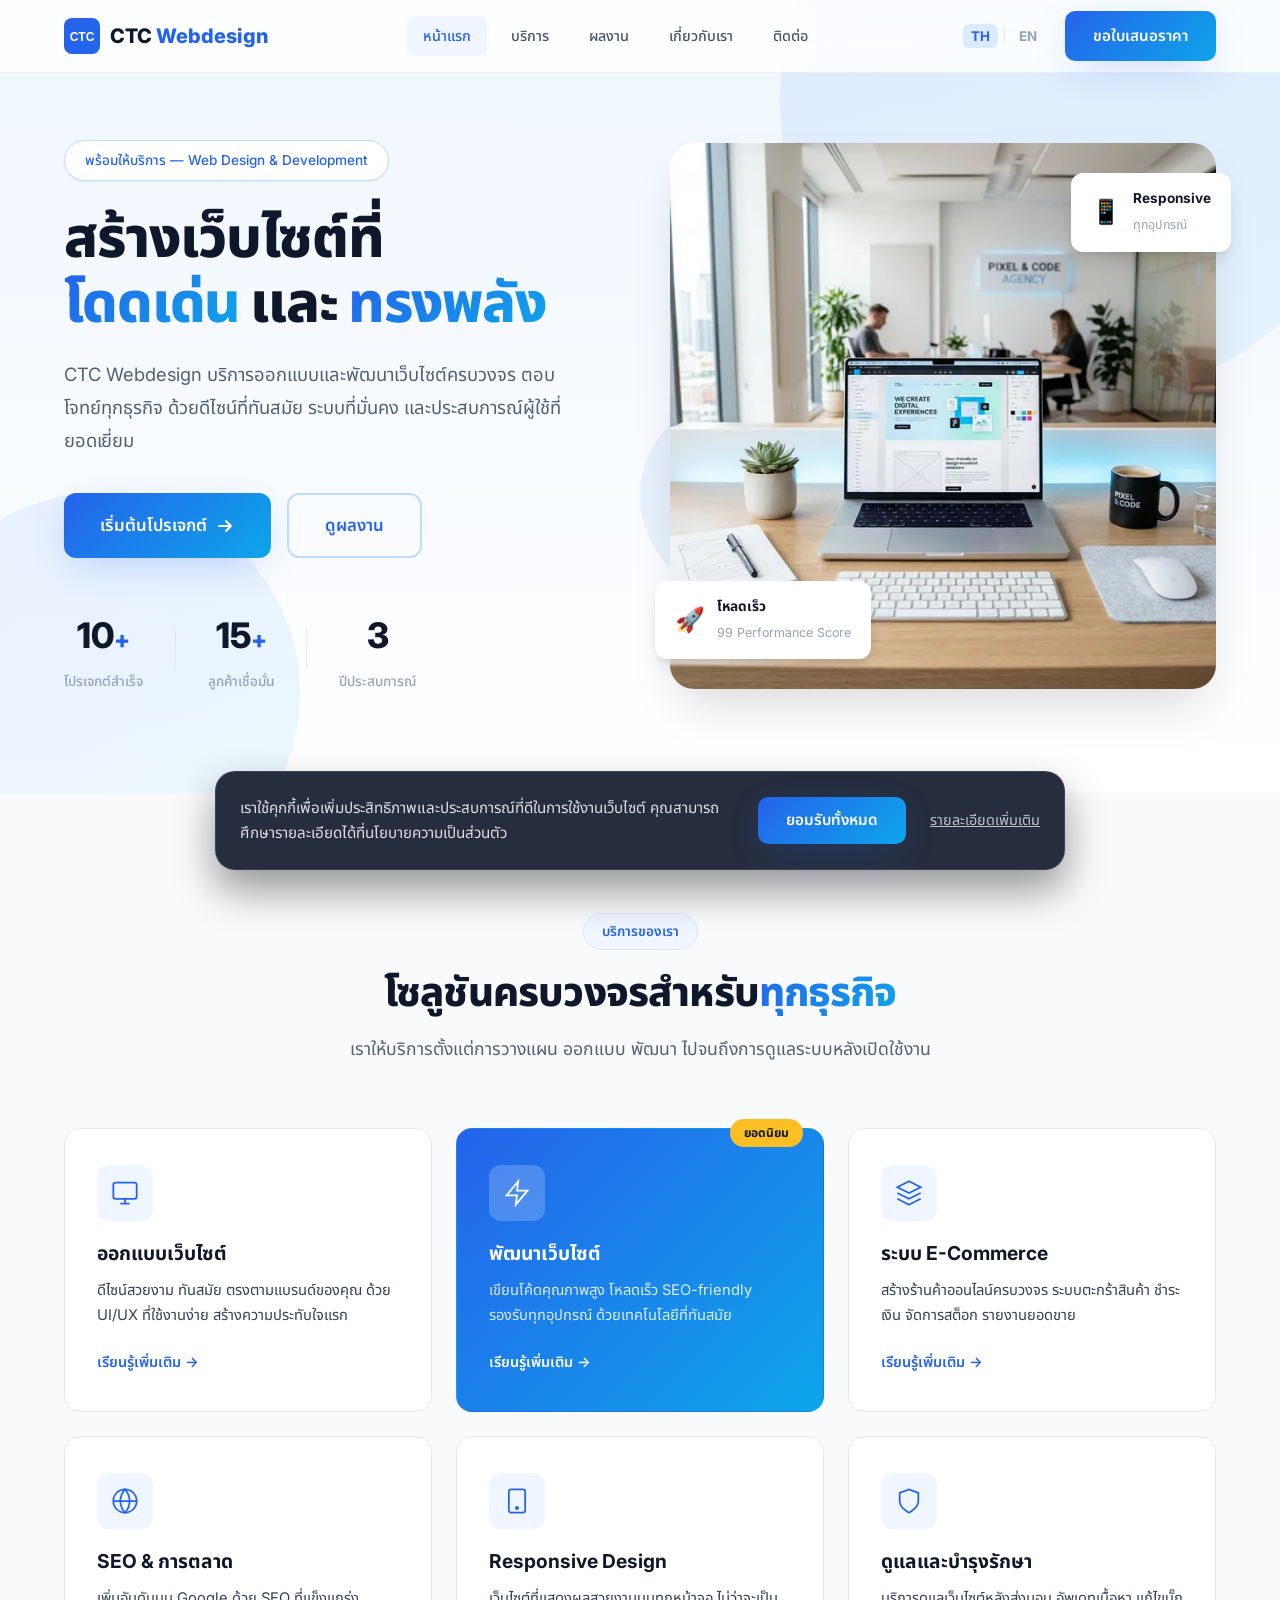
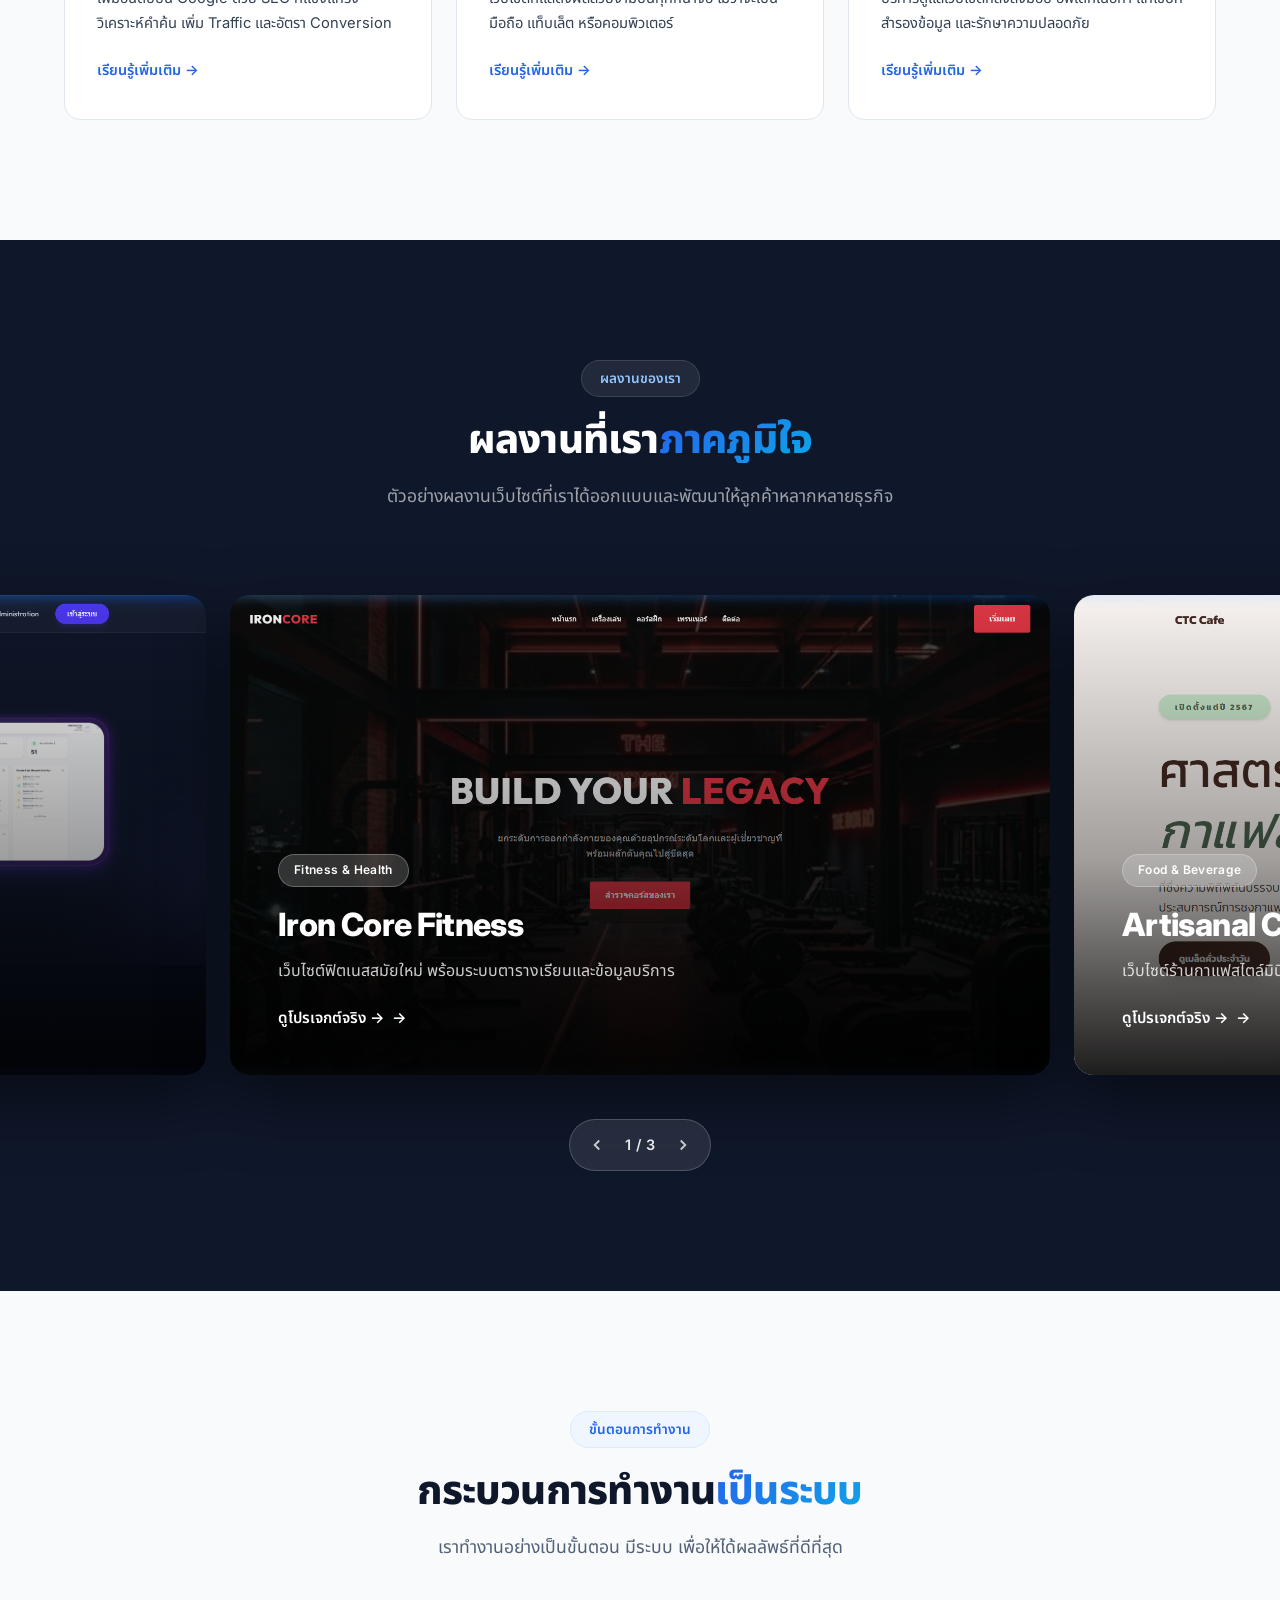
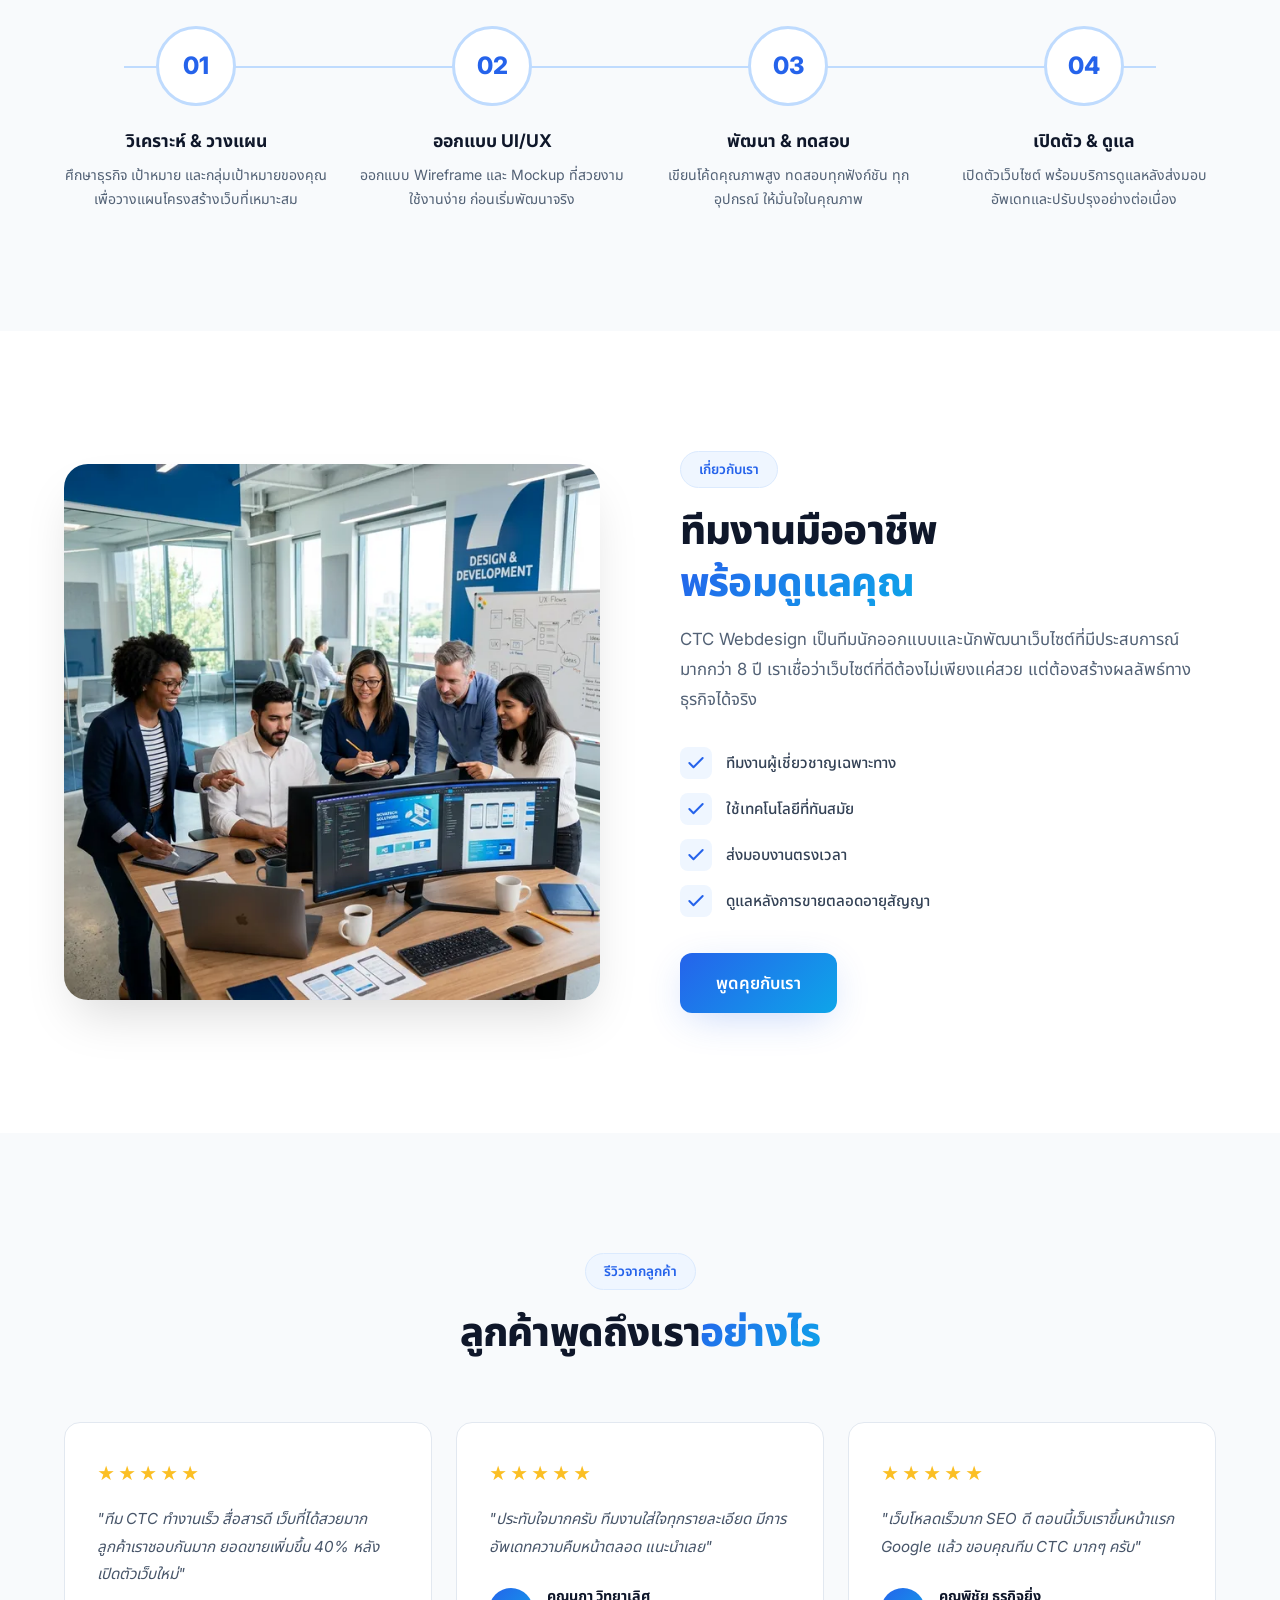
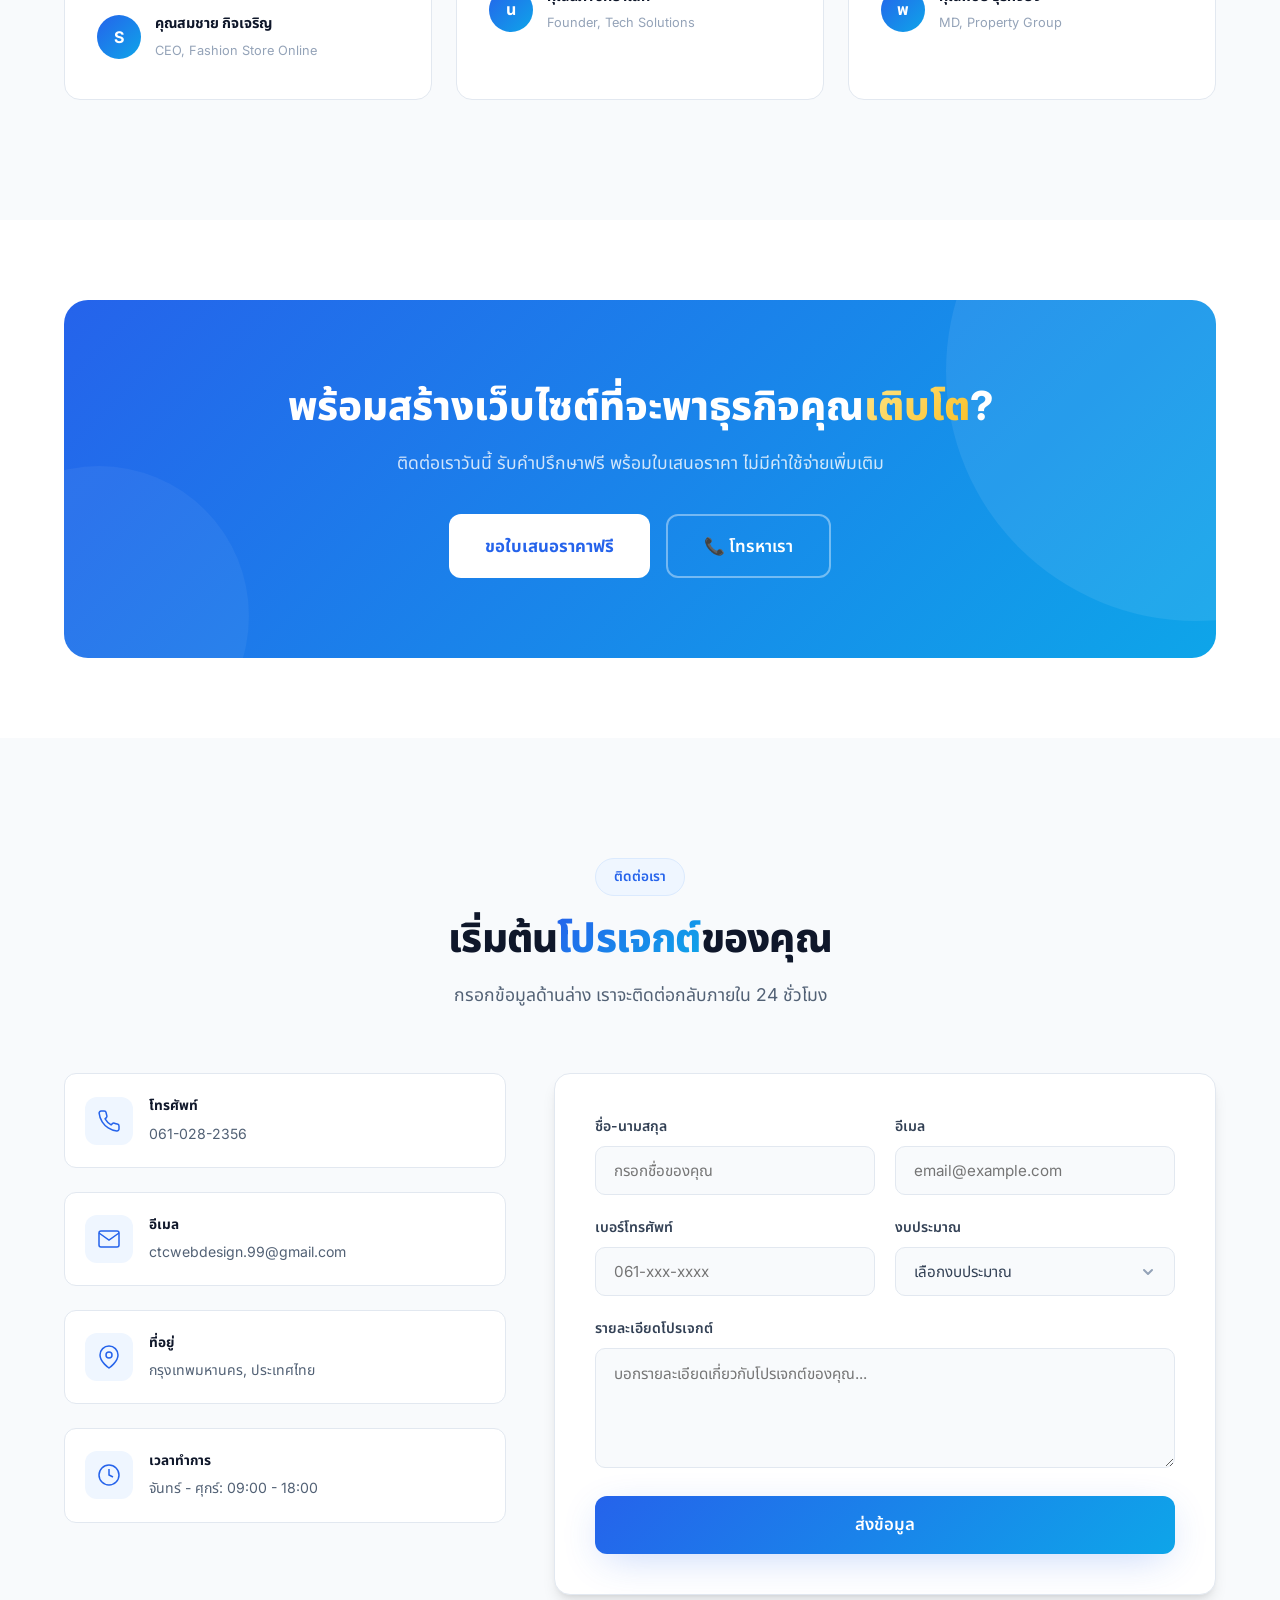
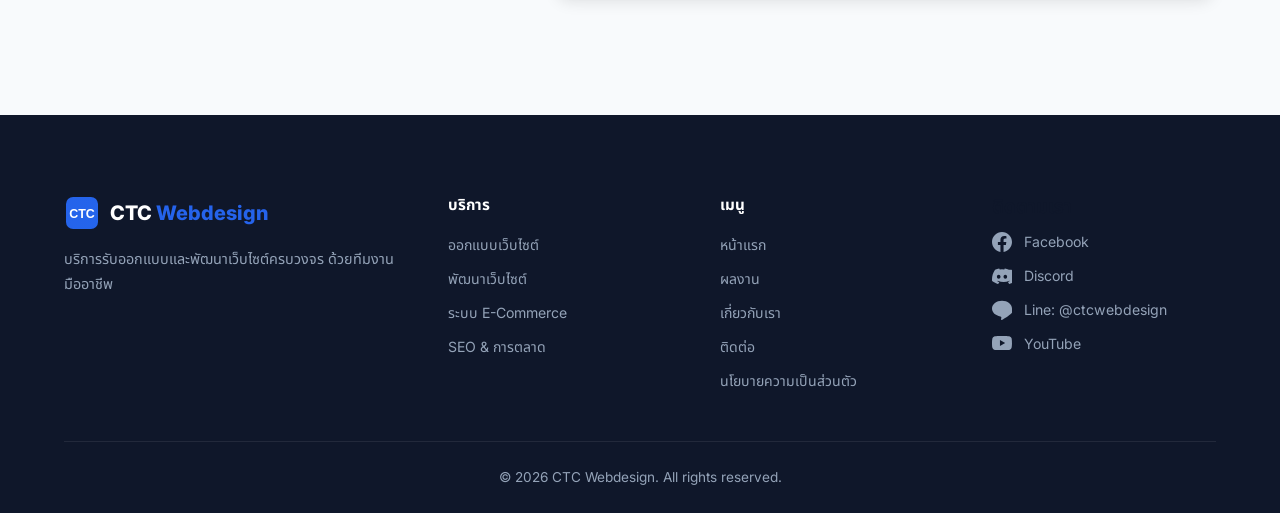
<file: index.html>
<!DOCTYPE html>
<html lang="th">

<head>
    <meta charset="UTF-8">
    <meta name="viewport" content="width=device-width, initial-scale=1.0">
    <title data-i18n="site_title">CTC Webdesign — รับออกแบบและพัฒนาเว็บไซต์มืออาชีพ</title>
    <meta name="description" data-i18n="site_desc"
        content="CTC Webdesign บริการรับออกแบบและพัฒนาเว็บไซต์ครบวงจร ดีไซน์สวย ทันสมัย ราคาเป็นมิตร พร้อมดูแลหลังการขาย">
    
    <!-- Google tag (gtag.js) -->
    <script async src="https://www.googletagmanager.com/gtag/js?id=G-G53K4LW66K"></script>
    <script>
      window.dataLayer = window.dataLayer || [];
      function gtag(){dataLayer.push(arguments);}

      // Default consent configuration for PDPA
      gtag('consent', 'default', {
        'ad_storage': 'denied',
        'ad_user_data': 'denied',
        'ad_personalization': 'denied',
        'analytics_storage': 'denied'
      });

      gtag('js', new Date());

      gtag('config', 'G-G53K4LW66K');
    </script>
    <link rel="preconnect" href="https://fonts.googleapis.com">
    <link rel="preconnect" href="https://fonts.gstatic.com" crossorigin>
    <link
        href="https://fonts.googleapis.com/css2?family=Inter:wght@300;400;500;600;700;800&family=Noto+Sans+Thai:wght@300;400;500;600;700;800&display=swap"
        rel="stylesheet">
    <link rel="stylesheet" href="style.css?v=2">
    <link rel="icon" type="image/png" sizes="48x48" href="favicon-48x48.png">
    <link rel="icon" type="image/png" sizes="32x32" href="favicon-32x32.png">
    <link rel="icon" type="image/png" sizes="192x192" href="favicon-192x192.png">
    <link rel="icon" type="image/svg+xml" href="favicon.svg">
    <link rel="apple-touch-icon" sizes="180x180" href="apple-touch-icon.png">
    <script src="translations.js?v=2"></script>
</head>

<body>
    <!-- Navigation -->
    <nav class="navbar" id="navbar">
        <div class="container nav-container">
            <a href="#home" class="logo">
                <span class="logo-icon">
                    <svg width="36" height="36" viewBox="0 0 36 36" fill="none">
                        <rect width="36" height="36" rx="8" fill="url(#logo-grad)" />
                        <text x="18" y="20" font-family="Arial, sans-serif" font-weight="900" font-size="12"
                            fill="white" text-anchor="middle" dominant-baseline="middle">CTC</text>
                        <defs>
                            <linearGradient id="logo-grad" x1="0" y1="0" x2="36" y2="36">
                                <stop stop-color="#2563EB" />
                                <stop offset="1" stop-color="#0EA5E9" />
                            </linearGradient>
                        </defs>
                    </svg>
                </span>
                <span class="logo-text">CTC <span class="logo-accent">Webdesign</span></span>
            </a>
            <div class="nav-links" id="navLinks">
                <a href="#home" class="nav-link active" data-i18n="nav_home">หน้าแรก</a>
                <a href="#services" class="nav-link" data-i18n="nav_services">บริการ</a>
                <a href="#portfolio" class="nav-link" data-i18n="nav_portfolio">ผลงาน</a>
                <a href="#about" class="nav-link" data-i18n="nav_about">เกี่ยวกับเรา</a>
                <a href="#contact" class="nav-link" data-i18n="nav_contact">ติดต่อ</a>
            </div>

            <div class="nav-actions">
                <div class="lang-switcher">
                    <button class="lang-btn active" data-lang="th">TH</button>
                    <span class="lang-separator">|</span>
                    <button class="lang-btn" data-lang="en">EN</button>
                </div>
                <a href="#contact" class="btn btn-primary nav-cta" data-i18n="nav_cta">ขอใบเสนอราคา</a>
            </div>
            <button class="menu-toggle" id="menuToggle" aria-label="Toggle menu">
                <span></span><span></span><span></span>
            </button>
        </div>
    </nav>

    <!-- Hero Section -->
    <section class="hero" id="home">
        <div class="hero-bg-shapes">
            <div class="shape shape-1"></div>
            <div class="shape shape-2"></div>
            <div class="shape shape-3"></div>
        </div>
        <div class="container hero-container">
            <div class="hero-content">
                <div class="hero-badge" data-i18n="hero_badge">
                    <span class="badge-dot"></span>
                    พร้อมให้บริการ — Web Design & Development
                </div>
                <h1 class="hero-title">
                    <span data-i18n="hero_title_1">สร้างเว็บไซต์ที่</span><br>
                    <span class="gradient-text" data-i18n="hero_title_2">โดดเด่น</span> <span data-i18n="hero_title_3">
                        และ </span> <span class="gradient-text" data-i18n="hero_title_4">ทรงพลัง</span>
                </h1>
                <p class="hero-subtitle" data-i18n="hero_subtitle">
                    CTC Webdesign บริการออกแบบและพัฒนาเว็บไซต์ครบวงจร ตอบโจทย์ทุกธุรกิจ ด้วยดีไซน์ที่ทันสมัย
                    ระบบที่มั่นคง และประสบการณ์ผู้ใช้ที่ยอดเยี่ยม
                </p>
                <div class="hero-actions">
                    <a href="#contact" class="btn btn-primary btn-lg">
                        <span data-i18n="hero_start">เริ่มต้นโปรเจกต์</span>
                        <svg width="20" height="20" viewBox="0 0 20 20" fill="none">
                            <path d="M4 10H16M16 10L11 5M16 10L11 15" stroke="currentColor" stroke-width="2"
                                stroke-linecap="round" stroke-linejoin="round" />
                        </svg>
                    </a>
                    <a href="#portfolio" class="btn btn-outline btn-lg" data-i18n="hero_view_work">ดูผลงาน</a>
                </div>
                <div class="hero-stats">
                    <div class="stat">
                        <span class="stat-number" data-count="10">0</span><span class="stat-plus">+</span>
                        <span class="stat-label" data-i18n="stat_projects">โปรเจกต์สำเร็จ</span>
                    </div>
                    <div class="stat-divider"></div>
                    <div class="stat">
                        <span class="stat-number" data-count="15">0</span><span class="stat-plus">+</span>
                        <span class="stat-label" data-i18n="stat_clients">ลูกค้าเชื่อมั่น</span>
                    </div>
                    <div class="stat-divider"></div>
                    <div class="stat">
                        <span class="stat-number" data-count="3">0</span>
                        <span class="stat-label" data-i18n="stat_years">ปีประสบการณ์</span>
                    </div>
                </div>
            </div>
            <div class="hero-image">
                <div class="hero-image-wrapper">
                    <img src="images/hero.webp" alt="CTC Webdesign workspace" loading="eager">
                </div>
                <div class="hero-float-card card-1">
                    <div class="float-icon">🚀</div>
                    <div>
                        <span class="float-title" data-i18n="float_fast_title">โหลดเร็ว</span>
                        <span class="float-desc" data-i18n="float_fast_desc">99 Performance Score</span>
                    </div>
                </div>
                <div class="hero-float-card card-2">
                    <div class="float-icon">📱</div>
                    <div>
                        <span class="float-title" data-i18n="float_resp_title">Responsive</span>
                        <span class="float-desc" data-i18n="float_resp_desc">ทุกอุปกรณ์</span>
                    </div>
                </div>
            </div>
        </div>
    </section>

    <!-- Services Section -->
    <section class="services" id="services">
        <div class="container">
            <div class="section-header">
                <span class="section-tag" data-i18n="services_tag">บริการของเรา</span>
                <h2 class="section-title"><span data-i18n="services_title_1">โซลูชันครบวงจร<br>สำหรับ</span><span
                        class="gradient-text" data-i18n="services_title_2">ทุกธุรกิจ</span></h2>
                <p class="section-desc" data-i18n="services_desc">เราให้บริการตั้งแต่การวางแผน ออกแบบ พัฒนา
                    ไปจนถึงการดูแลระบบหลังเปิดใช้งาน</p>
            </div>
            <div class="services-grid">
                <div class="service-card">
                    <div class="service-icon">
                        <svg width="28" height="28" viewBox="0 0 24 24" fill="none" stroke="currentColor"
                            stroke-width="1.5">
                            <rect x="2" y="3" width="20" height="14" rx="2" />
                            <path d="M8 21h8M12 17v4" />
                        </svg>
                    </div>
                    <h3 data-i18n="service_design_title">ออกแบบเว็บไซต์</h3>
                    <p data-i18n="service_design_desc">ดีไซน์สวยงาม ทันสมัย ตรงตามแบรนด์ของคุณ ด้วย UI/UX ที่ใช้งานง่าย
                        สร้างความประทับใจแรก</p>
                    <a href="#contact" class="service-link" data-i18n="service_link">เรียนรู้เพิ่มเติม →</a>
                </div>
                <div class="service-card featured">
                    <div class="service-badge" data-i18n="service_popular">ยอดนิยม</div>
                    <div class="service-icon">
                        <svg width="28" height="28" viewBox="0 0 24 24" fill="none" stroke="currentColor"
                            stroke-width="1.5">
                            <path d="M13 2L3 14h9l-1 8 10-12h-9l1-8z" />
                        </svg>
                    </div>
                    <h3 data-i18n="service_dev_title">พัฒนาเว็บไซต์</h3>
                    <p data-i18n="service_dev_desc">เขียนโค้ดคุณภาพสูง โหลดเร็ว SEO-friendly รองรับทุกอุปกรณ์
                        ด้วยเทคโนโลยีที่ทันสมัย</p>
                    <a href="#contact" class="service-link" data-i18n="service_link">เรียนรู้เพิ่มเติม →</a>
                </div>
                <div class="service-card">
                    <div class="service-icon">
                        <svg width="28" height="28" viewBox="0 0 24 24" fill="none" stroke="currentColor"
                            stroke-width="1.5">
                            <path d="M12 2L2 7l10 5 10-5-10-5zM2 17l10 5 10-5M2 12l10 5 10-5" />
                        </svg>
                    </div>
                    <h3 data-i18n="service_ecommerce_title">ระบบ E-Commerce</h3>
                    <p data-i18n="service_ecommerce_desc">สร้างร้านค้าออนไลน์ครบวงจร ระบบตะกร้าสินค้า ชำระเงิน
                        จัดการสต็อก รายงานยอดขาย</p>
                    <a href="#contact" class="service-link" data-i18n="service_link">เรียนรู้เพิ่มเติม →</a>
                </div>
                <div class="service-card">
                    <div class="service-icon">
                        <svg width="28" height="28" viewBox="0 0 24 24" fill="none" stroke="currentColor"
                            stroke-width="1.5">
                            <circle cx="12" cy="12" r="10" />
                            <path
                                d="M2 12h20M12 2a15.3 15.3 0 014 10 15.3 15.3 0 01-4 10 15.3 15.3 0 01-4-10 15.3 15.3 0 014-10z" />
                        </svg>
                    </div>
                    <h3 data-i18n="service_seo_title">SEO & การตลาด</h3>
                    <p data-i18n="service_seo_desc">เพิ่มอันดับบน Google ด้วย SEO ที่แข็งแกร่ง วิเคราะห์คำค้น เพิ่ม
                        Traffic และอัตรา Conversion</p>
                    <a href="#contact" class="service-link" data-i18n="service_link">เรียนรู้เพิ่มเติม →</a>
                </div>
                <div class="service-card">
                    <div class="service-icon">
                        <svg width="28" height="28" viewBox="0 0 24 24" fill="none" stroke="currentColor"
                            stroke-width="1.5">
                            <rect x="5" y="2" width="14" height="20" rx="2" />
                            <circle cx="12" cy="18" r="1" />
                        </svg>
                    </div>
                    <h3 data-i18n="service_resp_title">Responsive Design</h3>
                    <p data-i18n="service_resp_desc">เว็บไซต์ที่แสดงผลสวยงามบนทุกหน้าจอ ไม่ว่าจะเป็นมือถือ แท็บเล็ต
                        หรือคอมพิวเตอร์</p>
                    <a href="#contact" class="service-link" data-i18n="service_link">เรียนรู้เพิ่มเติม →</a>
                </div>
                <div class="service-card">
                    <div class="service-icon">
                        <svg width="28" height="28" viewBox="0 0 24 24" fill="none" stroke="currentColor"
                            stroke-width="1.5">
                            <path d="M12 22s8-4 8-10V5l-8-3-8 3v7c0 6 8 10 8 10z" />
                        </svg>
                    </div>
                    <h3 data-i18n="service_maint_title">ดูแลและบำรุงรักษา</h3>
                    <p data-i18n="service_maint_desc">บริการดูแลเว็บไซต์หลังส่งมอบ อัพเดทเนื้อหา แก้ไขบั๊ก สำรองข้อมูล
                        และรักษาความปลอดภัย</p>
                    <a href="#contact" class="service-link" data-i18n="service_link">เรียนรู้เพิ่มเติม →</a>
                </div>
            </div>
        </div>
    </section>

    <!-- Portfolio Section -->
    <section class="portfolio" id="portfolio">
        <div class="container">
            <div class="section-header">
                <span class="section-tag" data-i18n="portfolio_tag">ผลงานของเรา</span>
                <h2 class="section-title"><span data-i18n="portfolio_title_1">ผลงานที่เรา</span><span
                        class="gradient-text" data-i18n="portfolio_title_2">ภาคภูมิใจ</span></h2>
                <p class="section-desc" data-i18n="portfolio_desc">
                    ตัวอย่างผลงานเว็บไซต์ที่เราได้ออกแบบและพัฒนาให้ลูกค้าหลากหลายธุรกิจ</p>
            </div>
            <div class="portfolio-slider-container">
                <div class="portfolio-slider">
                    <div class="portfolio-track" id="portfolioTrack">
                        <!-- Dynamically generated items from script.js -->
                    </div>
                </div>
                
                <!-- Slider Controls -->
                <button class="slider-btn prev-btn" aria-label="Previous project">
                    <svg width="24" height="24" viewBox="0 0 24 24" fill="none" stroke="currentColor" stroke-width="2">
                        <path d="M15 18l-6-6 6-6" />
                    </svg>
                </button>
                <button class="slider-btn next-btn" aria-label="Next project">
                    <svg width="24" height="24" viewBox="0 0 24 24" fill="none" stroke="currentColor" stroke-width="2">
                        <path d="M9 18l6-6-6-6" />
                    </svg>
                </button>
                
                <div class="portfolio-nav" id="portfolioNav">
                    <!-- Dynamically generated counter pill -->
                </div>
            </div>
        </div>
    </section>

    <!-- Process Section -->
    <section class="process" id="process">
        <div class="container">
            <div class="section-header">
                <span class="section-tag" data-i18n="process_tag">ขั้นตอนการทำงาน</span>
                <h2 class="section-title"><span data-i18n="process_title_1">กระบวนการทำงาน</span><span
                        class="gradient-text" data-i18n="process_title_2">เป็นระบบ</span></h2>
                <p class="section-desc" data-i18n="process_desc">เราทำงานอย่างเป็นขั้นตอน มีระบบ
                    เพื่อให้ได้ผลลัพธ์ที่ดีที่สุด</p>
            </div>
            <div class="process-timeline">
                <div class="process-step">
                    <div class="step-number">01</div>
                    <div class="step-content">
                        <h3 data-i18n="process_step1_title">วิเคราะห์ & วางแผน</h3>
                        <p data-i18n="process_step1_desc">ศึกษาธุรกิจ เป้าหมาย และกลุ่มเป้าหมายของคุณ
                            เพื่อวางแผนโครงสร้างเว็บที่เหมาะสม</p>
                    </div>
                </div>
                <div class="process-step">
                    <div class="step-number">02</div>
                    <div class="step-content">
                        <h3 data-i18n="process_step2_title">ออกแบบ UI/UX</h3>
                        <p data-i18n="process_step2_desc">ออกแบบ Wireframe และ Mockup ที่สวยงาม ใช้งานง่าย
                            ก่อนเริ่มพัฒนาจริง</p>
                    </div>
                </div>
                <div class="process-step">
                    <div class="step-number">03</div>
                    <div class="step-content">
                        <h3 data-i18n="process_step3_title">พัฒนา & ทดสอบ</h3>
                        <p data-i18n="process_step3_desc">เขียนโค้ดคุณภาพสูง ทดสอบทุกฟังก์ชัน ทุกอุปกรณ์
                            ให้มั่นใจในคุณภาพ</p>
                    </div>
                </div>
                <div class="process-step">
                    <div class="step-number">04</div>
                    <div class="step-content">
                        <h3 data-i18n="process_step4_title">เปิดตัว & ดูแล</h3>
                        <p data-i18n="process_step4_desc">เปิดตัวเว็บไซต์ พร้อมบริการดูแลหลังส่งมอบ
                            อัพเดทและปรับปรุงอย่างต่อเนื่อง</p>
                    </div>
                </div>
            </div>
        </div>
    </section>

    <!-- About Section -->
    <section class="about" id="about">
        <div class="container about-container">
            <div class="about-image">
                <img src="images/team.webp" alt="CTC Webdesign Team" loading="lazy">
            </div>
            <div class="about-content">
                <span class="section-tag" data-i18n="about_tag">เกี่ยวกับเรา</span>
                <h2 class="section-title left-align"><span data-i18n="about_title_1">ทีมงานมืออาชีพ</span><br><span
                        class="gradient-text" data-i18n="about_title_2">พร้อมดูแลคุณ</span></h2>
                <p class="about-desc" data-i18n="about_desc">
                    CTC Webdesign เป็นทีมนักออกแบบและนักพัฒนาเว็บไซต์ที่มีประสบการณ์มากกว่า 8 ปี
                    เราเชื่อว่าเว็บไซต์ที่ดีต้องไม่เพียงแค่สวย แต่ต้องสร้างผลลัพธ์ทางธุรกิจได้จริง
                </p>
                <div class="about-features">
                    <div class="about-feature">
                        <div class="feature-check">
                            <svg width="20" height="20" viewBox="0 0 20 20" fill="none">
                                <path d="M16.67 5L7.5 14.17 3.33 10" stroke="currentColor" stroke-width="2"
                                    stroke-linecap="round" stroke-linejoin="round" />
                            </svg>
                        </div>
                        <span data-i18n="about_f1">ทีมงานผู้เชี่ยวชาญเฉพาะทาง</span>
                    </div>
                    <div class="about-feature">
                        <div class="feature-check">
                            <svg width="20" height="20" viewBox="0 0 20 20" fill="none">
                                <path d="M16.67 5L7.5 14.17 3.33 10" stroke="currentColor" stroke-width="2"
                                    stroke-linecap="round" stroke-linejoin="round" />
                            </svg>
                        </div>
                        <span data-i18n="about_f2">ใช้เทคโนโลยีที่ทันสมัย</span>
                    </div>
                    <div class="about-feature">
                        <div class="feature-check">
                            <svg width="20" height="20" viewBox="0 0 20 20" fill="none">
                                <path d="M16.67 5L7.5 14.17 3.33 10" stroke="currentColor" stroke-width="2"
                                    stroke-linecap="round" stroke-linejoin="round" />
                            </svg>
                        </div>
                        <span data-i18n="about_f3">ส่งมอบงานตรงเวลา</span>
                    </div>
                    <div class="about-feature">
                        <div class="feature-check">
                            <svg width="20" height="20" viewBox="0 0 20 20" fill="none">
                                <path d="M16.67 5L7.5 14.17 3.33 10" stroke="currentColor" stroke-width="2"
                                    stroke-linecap="round" stroke-linejoin="round" />
                            </svg>
                        </div>
                        <span data-i18n="about_f4">ดูแลหลังการขายตลอดอายุสัญญา</span>
                    </div>
                </div>
                <a href="#contact" class="btn btn-primary btn-lg" data-i18n="contact_btn">พูดคุยกับเรา</a>
            </div>
        </div>
    </section>

    <!-- Testimonials -->
    <section class="testimonials">
        <div class="container">
            <div class="section-header">
                <span class="section-tag" data-i18n="testimonials_tag">รีวิวจากลูกค้า</span>
                <h2 class="section-title"><span data-i18n="testimonials_title_1">ลูกค้าพูดถึงเรา</span><span
                        class="gradient-text" data-i18n="testimonials_title_2">อย่างไร</span></h2>
            </div>
            <div class="testimonials-grid">
                <div class="testimonial-card">
                    <div class="testimonial-stars">★★★★★</div>
                    <p data-i18n="testimonial_1_text">"ทีม CTC ทำงานเร็ว สื่อสารดี เว็บที่ได้สวยมาก ลูกค้าเราชอบกันมาก ยอดขายเพิ่มขึ้น 40%
                        หลังเปิดตัวเว็บใหม่"</p>
                    <div class="testimonial-author">
                        <div class="author-avatar" data-i18n-no-content>S</div>
                        <div>
                            <strong data-i18n="testimonial_1_author">คุณสมชาย กิจเจริญ</strong>
                            <span>CEO, Fashion Store Online</span>
                        </div>
                    </div>
                </div>
                <div class="testimonial-card">
                    <div class="testimonial-stars">★★★★★</div>
                    <p>"ประทับใจมากครับ ทีมงานใส่ใจทุกรายละเอียด มีการอัพเดทความคืบหน้าตลอด แนะนำเลย"</p>
                    <div class="testimonial-author">
                        <div class="author-avatar">น</div>
                        <div>
                            <strong>คุณนภา วิทยาเลิศ</strong>
                            <span>Founder, Tech Solutions</span>
                        </div>
                    </div>
                </div>
                <div class="testimonial-card">
                    <div class="testimonial-stars">★★★★★</div>
                    <p>"เว็บโหลดเร็วมาก SEO ดี ตอนนี้เว็บเราขึ้นหน้าแรก Google แล้ว ขอบคุณทีม CTC มากๆ ครับ"</p>
                    <div class="testimonial-author">
                        <div class="author-avatar">พ</div>
                        <div>
                            <strong>คุณพิชัย ธุรกิจยิ่ง</strong>
                            <span>MD, Property Group</span>
                        </div>
                    </div>
                </div>
            </div>
        </div>
    </section>

    <!-- CTA Section -->
    <section class="cta">
        <div class="container">
            <div class="cta-card">
                <h2><span data-i18n="cta_title_1">พร้อมสร้างเว็บไซต์ที่จะพาธุรกิจคุณ</span><span class="gradient-text"
                        data-i18n="cta_title_2">เติบโต</span>?</h2>
                <p data-i18n="cta_subtitle">ติดต่อเราวันนี้ รับคำปรึกษาฟรี พร้อมใบเสนอราคา ไม่มีค่าใช้จ่ายเพิ่มเติม</p>
                <div class="cta-actions">
                    <a href="tel:0610282356" class="btn btn-white btn-lg" data-i18n="cta_btn_quote">ขอใบเสนอราคาฟรี</a>
                    <a href="tel:0610282356" class="btn btn-outline-white btn-lg" data-i18n="cta_btn_call">📞
                        โทรหาเรา</a>
                </div>
            </div>
        </div>
    </section>

    <!-- Contact Section -->
    <section class="contact" id="contact">
        <div class="container">
            <div class="section-header">
                <span class="section-tag" data-i18n="contact_tag">ติดต่อเรา</span>
                <h2 class="section-title"><span data-i18n="contact_title_1">เริ่มต้น</span><span class="gradient-text"
                        data-i18n="contact_title_2">โปรเจกต์</span><span data-i18n="contact_title_3">ของคุณ</span></h2>
                <p class="section-desc" data-i18n="contact_desc">กรอกข้อมูลด้านล่าง เราจะติดต่อกลับภายใน 24 ชั่วโมง</p>
            </div>
            <div class="contact-wrapper">
                <div class="contact-info">
                    <div class="contact-item">
                        <div class="contact-icon">
                            <svg width="24" height="24" viewBox="0 0 24 24" fill="none" stroke="currentColor"
                                stroke-width="1.5">
                                <path
                                    d="M22 16.92v3a2 2 0 01-2.18 2 19.79 19.79 0 01-8.63-3.07 19.5 19.5 0 01-6-6 19.79 19.79 0 01-3.07-8.67A2 2 0 014.11 2h3a2 2 0 012 1.72c.127.96.361 1.903.7 2.81a2 2 0 01-.45 2.11L8.09 9.91a16 16 0 006 6l1.27-1.27a2 2 0 012.11-.45c.907.339 1.85.573 2.81.7A2 2 0 0122 16.92z" />
                            </svg>
                        </div>
                        <div>
                            <strong data-i18n="contact_info_phone">โทรศัพท์</strong>
                            <span>061-028-2356</span>
                        </div>
                    </div>
                    <div class="contact-item">
                        <div class="contact-icon">
                            <svg width="24" height="24" viewBox="0 0 24 24" fill="none" stroke="currentColor"
                                stroke-width="1.5">
                                <path d="M4 4h16c1.1 0 2 .9 2 2v12c0 1.1-.9 2-2 2H4c-1.1 0-2-.9-2-2V6c0-1.1.9-2 2-2z" />
                                <polyline points="22,6 12,13 2,6" />
                            </svg>
                        </div>
                        <div>
                            <strong data-i18n="contact_info_email">อีเมล</strong>
                            <span>ctcwebdesign.99@gmail.com</span>
                        </div>
                    </div>
                    <div class="contact-item">
                        <div class="contact-icon">
                            <svg width="24" height="24" viewBox="0 0 24 24" fill="none" stroke="currentColor"
                                stroke-width="1.5">
                                <path d="M21 10c0 7-9 13-9 13s-9-6-9-13a9 9 0 0118 0z" />
                                <circle cx="12" cy="10" r="3" />
                            </svg>
                        </div>
                        <div>
                            <strong data-i18n="contact_info_address">ที่อยู่</strong>
                            <span data-i18n="contact_info_address_text">กรุงเทพมหานคร, ประเทศไทย</span>
                        </div>
                    </div>
                    <div class="contact-item">
                        <div class="contact-icon">
                            <svg width="24" height="24" viewBox="0 0 24 24" fill="none" stroke="currentColor"
                                stroke-width="1.5">
                                <circle cx="12" cy="12" r="10" />
                                <polyline points="12,6 12,12 16,14" />
                            </svg>
                        </div>
                        <div>
                            <strong data-i18n="contact_info_hours">เวลาทำการ</strong>
                            <span data-i18n="contact_info_hours_text">จันทร์ - ศุกร์: 09:00 - 18:00</span>
                        </div>
                    </div>
                </div>
                <form class="contact-form" id="contactForm"
                    action="https://formsubmit.co/ajax/ctcwebdesign.99@gmail.com" method="POST">
                    <input type="hidden" name="_subject" value="📩 มีลูกค้าใหม่จาก CTC Webdesign!">
                    <input type="hidden" name="_template" value="table">
                    <input type="hidden" name="_captcha" value="false">
                    <div class="form-row">
                        <div class="form-group">
                            <label for="name" data-i18n="form_name">ชื่อ-นามสกุล</label>
                            <input type="text" id="name" name="name" placeholder="กรอกชื่อของคุณ"
                                data-i18n="form_name_placeholder" required>
                        </div>
                        <div class="form-group">
                            <label for="email" data-i18n="form_email">อีเมล</label>
                            <input type="email" id="email" name="email" placeholder="email@example.com"
                                data-i18n="form_email_placeholder" required>
                        </div>
                    </div>
                    <div class="form-row">
                        <div class="form-group">
                            <label for="phone" data-i18n="form_phone">เบอร์โทรศัพท์</label>
                            <input type="tel" id="phone" name="phone" placeholder="061-xxx-xxxx"
                                data-i18n="form_phone_placeholder">
                        </div>
                        <div class="form-group">
                            <label for="budget" data-i18n="form_budget">งบประมาณ</label>
                            <select id="budget" name="budget">
                                <option value="" data-i18n="form_budget_opt">เลือกงบประมาณ</option>
                                <option value="10000-30000" data-i18n="form_budget_1">10,000 - 30,000 บาท</option>
                                <option value="30000-50000" data-i18n="form_budget_2">30,000 - 50,000 บาท</option>
                                <option value="50000-100000" data-i18n="form_budget_3">50,000 - 100,000 บาท</option>
                                <option value="100000+" data-i18n="form_budget_4">100,000+ บาท</option>
                            </select>
                        </div>
                    </div>
                    <div class="form-group">
                        <label for="message" data-i18n="form_message">รายละเอียดโปรเจกต์</label>
                        <textarea id="message" name="message" rows="4"
                            placeholder="บอกรายละเอียดเกี่ยวกับโปรเจกต์ของคุณ..." data-i18n="form_message_placeholder"
                            required></textarea>
                    </div>
                    <button type="submit" class="btn btn-primary btn-lg btn-full"
                        data-i18n="form_submit">ส่งข้อมูล</button>
                </form>
            </div>
        </div>
    </section>

    <!-- Footer -->
    <footer class="footer">
        <div class="container">
            <div class="footer-grid">
                <div class="footer-brand">
                    <a href="#home" class="logo">
                        <span class="logo-icon">
                            <svg width="32" height="32" viewBox="0 0 36 36" fill="none">
                                <rect width="36" height="36" rx="8" fill="url(#logo-grad2)" />
                                <text x="18" y="20" font-family="Arial, sans-serif" font-weight="900" font-size="14"
                                    fill="white" text-anchor="middle" dominant-baseline="middle">CTC</text>
                                <defs>
                                    <linearGradient id="logo-grad2" x1="0" y1="0" x2="36" y2="36">
                                        <stop stop-color="#2563EB" />
                                        <stop offset="1" stop-color="#0EA5E9" />
                                    </linearGradient>
                                </defs>
                            </svg>
                        </span>
                        <span class="logo-text">CTC <span class="logo-accent">Webdesign</span></span>
                    </a>
                    <p data-i18n="footer_desc">บริการรับออกแบบและพัฒนาเว็บไซต์ครบวงจร ด้วยทีมงานมืออาชีพ</p>
                </div>
                <div class="footer-links">
                    <h4 data-i18n="footer_services">บริการ</h4>
                    <a href="#services" data-i18n="service_design_title">ออกแบบเว็บไซต์</a>
                    <a href="#services" data-i18n="service_dev_title">พัฒนาเว็บไซต์</a>
                    <a href="#services" data-i18n="service_ecommerce_title">E-Commerce</a>
                    <a href="#services" data-i18n="service_seo_title">SEO & การตลาด</a>
                </div>
                <div class="footer-links">
                    <h4 data-i18n="footer_menu">เมนู</h4>
                    <a href="#home" data-i18n="nav_home">หน้าแรก</a>
                    <a href="#portfolio" data-i18n="nav_portfolio">ผลงาน</a>
                    <a href="#about" data-i18n="nav_about">เกี่ยวกับเรา</a>
                    <a href="#contact" data-i18n="nav_contact">ติดต่อ</a>
                    <a href="privacy.html" data-i18n="footer_privacy">นโยบายความเป็นส่วนตัว</a>
                </div>
                <div class="footer-links">
                    <h3 data-i18n="footer_follow">ติดตามเรา</h3>
                    <a href="https://www.facebook.com/profile.php?id=61585758404008&locale=th_TH">
                        <svg width="20" height="20" viewBox="0 0 24 24" fill="currentColor">
                            <path
                                d="M24 12.073c0-6.627-5.373-12-12-12s-12 5.373-12 12c0 5.99 4.388 10.954 10.125 11.854v-8.385H7.078v-3.47h3.047V9.43c0-3.007 1.792-4.669 4.533-4.669 1.312 0 2.686.235 2.686.235v2.953H15.83c-1.491 0-1.956.925-1.956 1.874v2.25h3.328l-.532 3.47h-2.796v8.385C19.612 23.027 24 18.062 24 12.073z" />
                        </svg>
                        Facebook
                    </a>
                    <a href="https://discord.gg/EtsxNqUcz9">
                        <svg width="20" height="20" viewBox="0 0 24 24" fill="currentColor">
                            <path
                                d="M20.317 4.37a19.791 19.791 0 0 0-4.885-1.515.074.074 0 0 0-.079.037c-.21.375-.444.864-.608 1.25a18.27 18.27 0 0 0-5.487 0 12.64 12.64 0 0 0-.617-1.25.077.077 0 0 0-.079-.037A19.736 19.736 0 0 0 3.677 4.37a.07.07 0 0 0-.032.027C.533 9.046-.32 13.58.099 18.057a.082.082 0 0 0 .031.057c2.42 1.782 4.763 2.872 7.074 3.593a.076.076 0 0 0 .084-.027c.534-.73 1.015-1.507 1.426-2.322a.076.076 0 0 0-.041-.106c-.771-.292-1.5-.662-2.189-1.102a.078.078 0 0 1-.008-.129c.145-.109.29-.224.43-.34a.075.075 0 0 1 .079-.01c4.523 2.074 9.423 2.074 13.896 0a.075.075 0 0 1 .08-.01c.14.116.285.23.43.34a.078.078 0 0 1-.007.129 12.98 12.98 0 0 1-2.19 1.102.076.076 0 0 0-.041.106c.41.815.892 1.592 1.426 2.322a.076.076 0 0 0 .084.027c2.311-.72 4.654-1.811 7.074-3.593a.082.082 0 0 0 .031-.057c.52-5.242-1.024-9.75-4.226-13.66a.07.07 0 0 0-.032-.027ZM8.02 15.33c-1.182 0-2.157-1.085-2.157-2.419 0-1.333.956-2.419 2.157-2.419 1.21 0 2.176 1.096 2.157 2.42 0 1.333-.956 2.418-2.157 2.418Zm7.975 0c-1.183 0-2.157-1.085-2.157-2.419 0-1.333.955-2.419 2.157-2.419 1.21 0 2.176 1.096 2.157 2.42 0 1.333-.946 2.418-2.157 2.418Z" />
                        </svg>
                        Discord
                    </a>
                    <a href="#">
                        <svg width="20" height="20" viewBox="0 0 24 24" fill="currentColor">
                            <path
                                d="M24 10.304c0-5.231-5.384-9.489-12-9.489s-12 4.258-12 9.489c0 4.69 4.27 8.604 10.044 9.356.39.085.922.258 1.057.592.12.3.112.766.054 1.06l-.234 1.407c-.07.426-.32 1.668 1.38 0.91 1.7-0.758 9.17-5.4 12.5-9.25 1.53-1.77 2.195-3.02 2.195-4.08z" />
                        </svg>
                        Line: @ctcwebdesign
                    </a>
                    <a href="#">
                        <svg width="20" height="20" viewBox="0 0 24 24" fill="currentColor">
                            <path
                                d="M23.498 6.186a3.016 3.016 0 0 0-2.122-2.136C19.505 3.545 12 3.545 12 3.545s-7.505 0-9.377.505A3.017 3.017 0 0 0 .502 6.186C0 8.07 0 12 0 12s0 3.93.502 5.814a3.016 3.016 0 0 0 2.122 2.136c1.871.505 9.376.505 9.376.505s7.505 0 9.377-.505a3.015 3.015 0 0 0 2.122-2.136C24 15.93 24 12 24 12s0-3.93-.502-5.814zM9.545 15.568V8.432L15.818 12l-6.273 3.568z" />
                        </svg>
                        YouTube
                    </a>
                </div>
            </div>
            <div class="footer-bottom">
                <p data-i18n="footer_rights">© 2026 CTC Webdesign. All rights reserved.</p>
            </div>
        </div>
    </footer>

    <!-- Cookie Consent Banner -->
    <div id="cookie-banner" class="cookie-banner hidden">
        <div class="cookie-content">
            <p data-i18n="cookie_text">เราใช้คุกกี้เพื่อเพิ่มประสิทธิภาพและประสบการณ์ที่ดีในการใช้งานเว็บไซต์ คุณสามารถศึกษารายละเอียดได้ที่นโยบายความเป็นส่วนตัว</p>
            <div class="cookie-btns">
                <button id="accept-cookies" class="btn btn-primary btn-sm" data-i18n="cookie_accept">ยอมรับทั้งหมด</button>
                <a href="privacy.html" class="cookie-link" data-i18n="cookie_learn_more">รายละเอียดเพิ่มเติม</a>
            </div>
        </div>
    </div>

    <script src="script.js?v=4"></script>
</body>

</html>
</file>
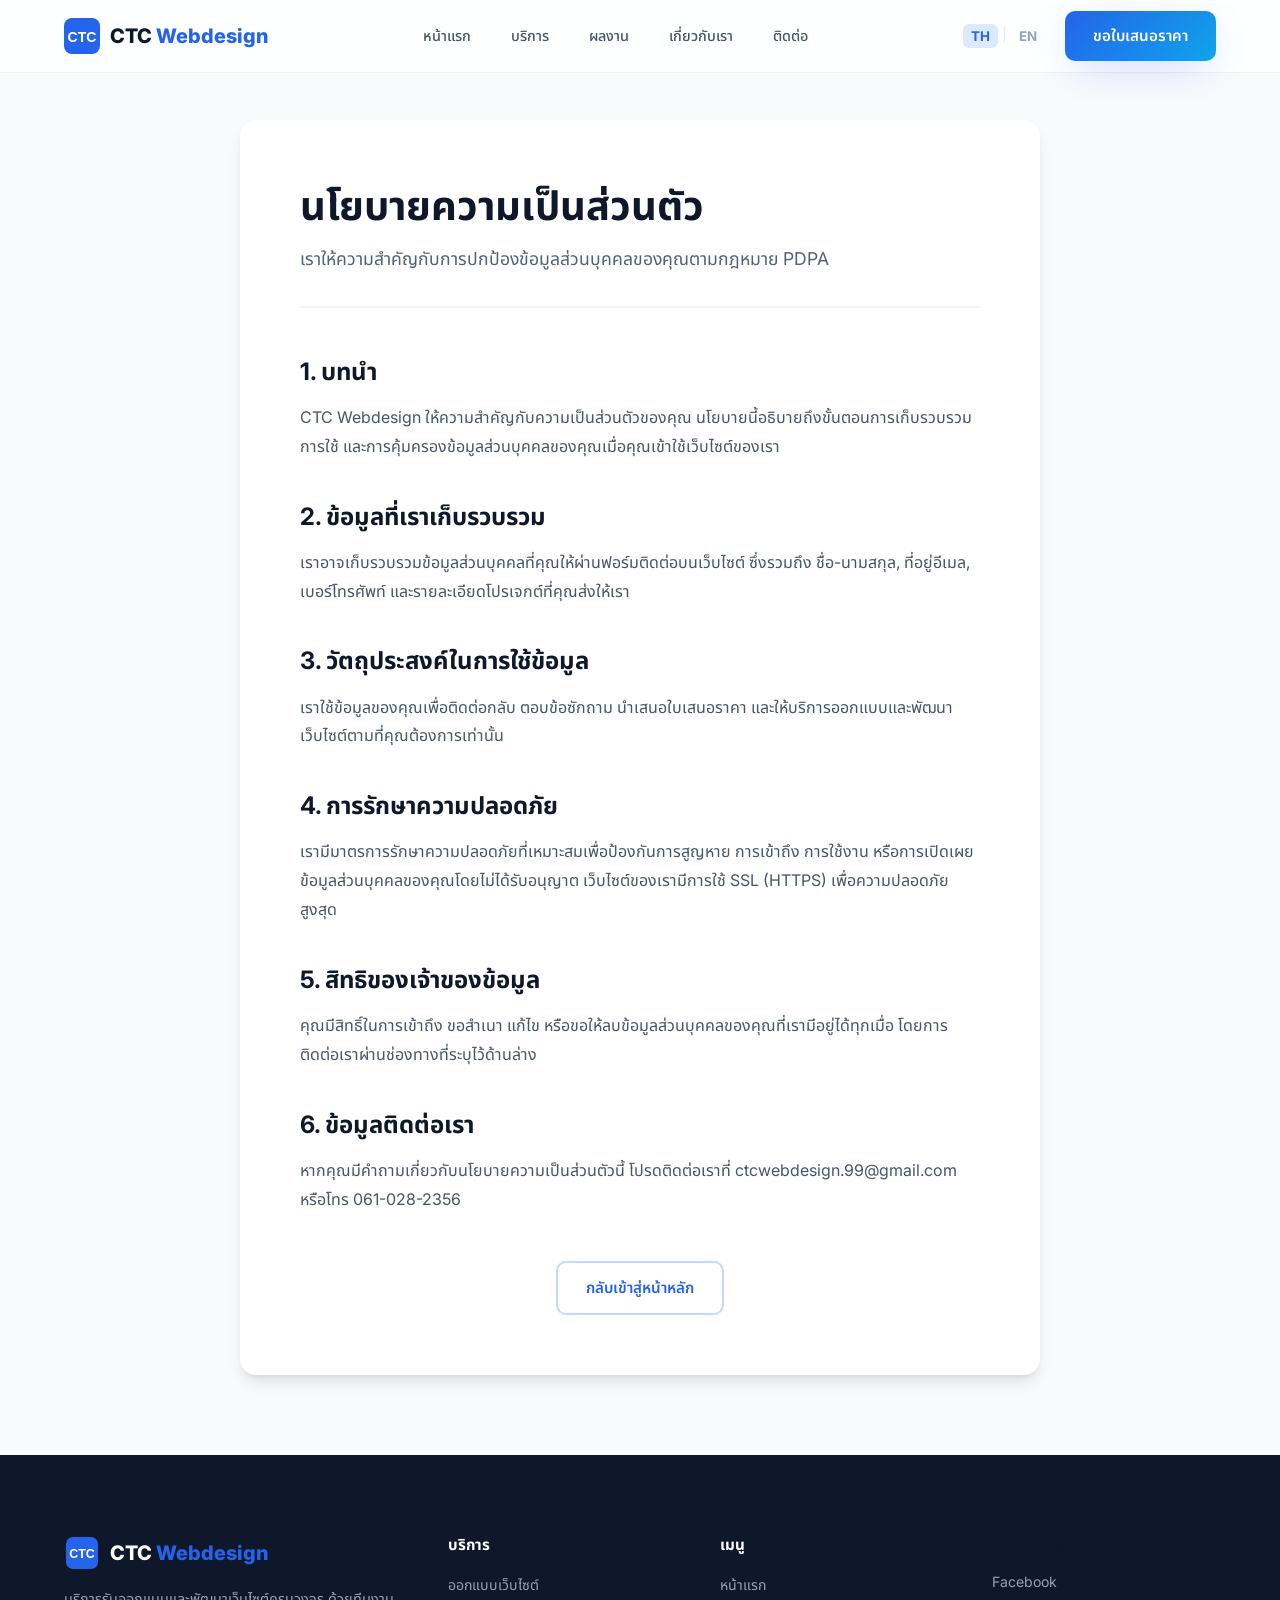
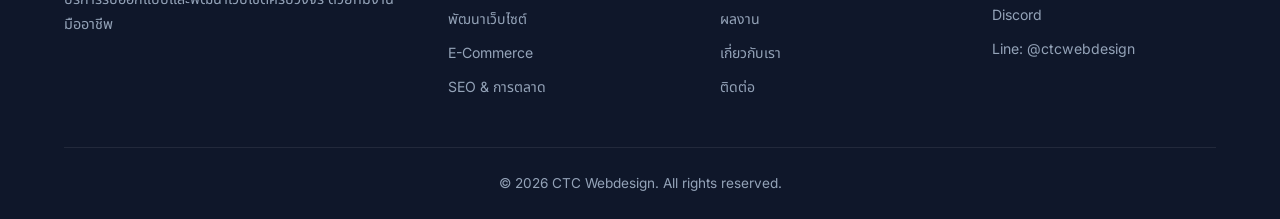
<file: privacy.html>
<!DOCTYPE html>
<html lang="th">
<head>
    <meta charset="UTF-8">
    <meta name="viewport" content="width=device-width, initial-scale=1.0">
    <title>Privacy Policy — CTC Webdesign</title>
    
    <!-- Google tag (gtag.js) -->
    <script async src="https://www.googletagmanager.com/gtag/js?id=G-G53K4LW66K"></script>
    <script>
      window.dataLayer = window.dataLayer || [];
      function gtag(){dataLayer.push(arguments);}
      gtag('js', new Date());

      gtag('config', 'G-G53K4LW66K');
    </script>
    <link rel="preconnect" href="https://fonts.googleapis.com">
    <link rel="preconnect" href="https://fonts.gstatic.com" crossorigin>
    <link href="https://fonts.googleapis.com/css2?family=Inter:wght@300;400;500;600;700;800&family=Noto+Sans+Thai:wght@300;400;500;600;700;800&display=swap" rel="stylesheet">
    <link rel="stylesheet" href="style.css?v=2">
    <link rel="icon" type="image/png" sizes="48x48" href="favicon-48x48.png">
    <script src="translations.js?v=2"></script>
</head>
<body>
    <!-- Navigation -->
    <nav class="navbar scrolled" id="navbar">
        <div class="container nav-container">
            <a href="index.html#home" class="logo">
                <span class="logo-icon">
                    <svg width="36" height="36" viewBox="0 0 36 36" fill="none">
                        <rect width="36" height="36" rx="8" fill="url(#logo-grad)"/>
                        <text x="18" y="20" font-family="Arial, sans-serif" font-weight="900" font-size="14" fill="white" text-anchor="middle" dominant-baseline="middle">CTC</text>
                        <defs>
                            <linearGradient id="logo-grad" x1="0" y1="0" x2="36" y2="36">
                                <stop stop-color="#2563EB"/>
                                <stop offset="1" stop-color="#0EA5E9"/>
                            </linearGradient>
                        </defs>
                    </svg>
                </span>
                <span class="logo-text">CTC <span class="logo-accent">Webdesign</span></span>
            </a>
            <div class="nav-links" id="navLinks">
                <a href="index.html#home" class="nav-link" data-i18n="nav_home">หน้าแรก</a>
                <a href="index.html#services" class="nav-link" data-i18n="nav_services">บริการ</a>
                <a href="index.html#portfolio" class="nav-link" data-i18n="nav_portfolio">ผลงาน</a>
                <a href="index.html#about" class="nav-link" data-i18n="nav_about">เกี่ยวกับเรา</a>
                <a href="index.html#contact" class="nav-link" data-i18n="nav_contact">ติดต่อ</a>
            </div>
            
            <div class="nav-actions">
                <div class="lang-switcher">
                    <button class="lang-btn active" data-lang="th">TH</button>
                    <span class="lang-separator">|</span>
                    <button class="lang-btn" data-lang="en">EN</button>
                </div>
                <a href="index.html#contact" class="btn btn-primary nav-cta" data-i18n="nav_cta">ขอใบเสนอราคา</a>
            </div>
            <button class="menu-toggle" id="menuToggle" aria-label="Toggle menu">
                <span></span><span></span><span></span>
            </button>
        </div>
    </nav>

    <!-- Main Content -->
    <main class="legal-page">
        <div class="container">
            <div class="legal-container">
                <header class="legal-header">
                    <h1 data-i18n="privacy_title">นโยบายความเป็นส่วนตัว</h1>
                    <p data-i18n="privacy_subtitle">เราให้ความสำคัญกับการปกป้องข้อมูลส่วนบุคคลของคุณตามกฎหมาย PDPA</p>
                </header>

                <div class="legal-content">
                    <section>
                        <h2 data-i18n="privacy_intro_title">1. บทนำ</h2>
                        <p data-i18n="privacy_intro_text">CTC Webdesign ให้ความสำคัญกับความเป็นส่วนตัวของคุณ นโยบายนี้อธิบายถึงขั้นตอนการเก็บรวบรวม การใช้ และการคุ้มครองข้อมูลส่วนบุคคลของคุณเมื่อคุณเข้าใช้เว็บไซต์ของเรา</p>
                    </section>

                    <section>
                        <h2 data-i18n="privacy_collection_title">2. ข้อมูลที่เราเก็บรวบรวม</h2>
                        <p data-i18n="privacy_collection_text">เราอาจเก็บรวบรวมข้อมูลส่วนบุคคลที่คุณให้ผ่านฟอร์มติดต่อบนเว็บไซต์ ซึ่งรวมถึง ชื่อ-นามสกุล, ที่อยู่อีเมล, เบอร์โทรศัพท์ และรายละเอียดโปรเจกต์ที่คุณส่งให้เรา</p>
                    </section>

                    <section>
                        <h2 data-i18n="privacy_purpose_title">3. วัตถุประสงค์ในการใช้ข้อมูล</h2>
                        <p data-i18n="privacy_purpose_text">เราใช้ข้อมูลของคุณเพื่อติดต่อกลับ ตอบข้อซักถาม นำเสนอใบเสนอราคา และให้บริการออกแบบและพัฒนาเว็บไซต์ตามที่คุณต้องการเท่านั้น</p>
                    </section>

                    <section>
                        <h2 data-i18n="privacy_security_title">4. การรักษาความปลอดภัย</h2>
                        <p data-i18n="privacy_security_text">เรามีมาตรการรักษาความปลอดภัยที่เหมาะสมเพื่อป้องกันการสูญหาย การเข้าถึง การใช้งาน หรือการเปิดเผยข้อมูลส่วนบุคคลของคุณโดยไม่ได้รับอนุญาต เว็บไซต์ของเรามีการใช้ SSL (HTTPS) เพื่อความปลอดภัยสูงสุด</p>
                    </section>

                    <section>
                        <h2 data-i18n="privacy_rights_title">5. สิทธิของเจ้าของข้อมูล</h2>
                        <p data-i18n="privacy_rights_text">คุณมีสิทธิ์ในการเข้าถึง ขอสำเนา แก้ไข หรือขอให้ลบข้อมูลส่วนบุคคลของคุณที่เรามีอยู่ได้ทุกเมื่อ โดยการติดต่อเราผ่านช่องทางที่ระบุไว้ด้านล่าง</p>
                    </section>

                    <section>
                        <h2 data-i18n="privacy_contact_title">6. ข้อมูลติดต่อเรา</h2>
                        <p data-i18n="privacy_contact_text">หากคุณมีคำถามเกี่ยวกับนโยบายความเป็นส่วนตัวนี้ โปรดติดต่อเราที่ ctcwebdesign.99@gmail.com หรือโทร 061-028-2356</p>
                    </section>
                </div>

                <div style="margin-top: 48px; text-align: center;">
                    <a href="index.html" class="btn btn-outline" data-i18n="back_to_home">กลับเข้าสู่หน้าหลัก</a>
                </div>
            </div>
        </div>
    </main>

    <!-- Footer -->
    <footer class="footer">
        <div class="container">
            <div class="footer-grid">
                <div class="footer-brand">
                    <a href="index.html#home" class="logo">
                        <span class="logo-icon">
                            <svg width="32" height="32" viewBox="0 0 36 36" fill="none">
                                <rect width="36" height="36" rx="8" fill="url(#logo-grad2)"/>
                                <text x="18" y="20" font-family="Arial, sans-serif" font-weight="900" font-size="14" fill="white" text-anchor="middle" dominant-baseline="middle">CTC</text>
                                <defs>
                                    <linearGradient id="logo-grad2" x1="0" y1="0" x2="36" y2="36">
                                        <stop stop-color="#2563EB"/>
                                        <stop offset="1" stop-color="#0EA5E9"/>
                                    </linearGradient>
                                </defs>
                            </svg>
                        </span>
                        <span class="logo-text">CTC <span class="logo-accent">Webdesign</span></span>
                    </a>
                    <p data-i18n="footer_desc">บริการรับออกแบบและพัฒนาเว็บไซต์ครบวงจร ด้วยทีมงานมืออาชีพ</p>
                </div>
                <div class="footer-links">
                    <h4 data-i18n="footer_services">บริการ</h4>
                    <a href="index.html#services" data-i18n="service_design_title">ออกแบบเว็บไซต์</a>
                    <a href="index.html#services" data-i18n="service_dev_title">พัฒนาเว็บไซต์</a>
                    <a href="index.html#services" data-i18n="service_ecommerce_title">E-Commerce</a>
                    <a href="index.html#services" data-i18n="service_seo_title">SEO & การตลาด</a>
                </div>
                <div class="footer-links">
                    <h4 data-i18n="footer_menu">เมนู</h4>
                    <a href="index.html#home" data-i18n="nav_home">หน้าแรก</a>
                    <a href="index.html#portfolio" data-i18n="nav_portfolio">ผลงาน</a>
                    <a href="index.html#about" data-i18n="nav_about">เกี่ยวกับเรา</a>
                    <a href="index.html#contact" data-i18n="nav_contact">ติดต่อ</a>
                </div>
                <div class="footer-links">
                    <h3 data-i18n="footer_follow">ติดตามเรา</h3>
                    <a href="https://www.facebook.com/profile.php?id=61585758404008&locale=th_TH">Facebook</a>
                    <a href="https://discord.gg/EtsxNqUcz9">Discord</a>
                    <a href="#">Line: @ctcwebdesign</a>
                </div>
            </div>
            <div class="footer-bottom">
                <p data-i18n="footer_rights">© 2026 CTC Webdesign. All rights reserved.</p>
            </div>
        </div>
    </footer>

    <!-- Cookie Consent Banner -->
    <div id="cookie-banner" class="cookie-banner hidden">
        <div class="cookie-content">
            <p data-i18n="cookie_text">เราใช้คุกกี้เพื่อเพิ่มประสิทธิภาพและประสบการณ์ที่ดีในการใช้งานเว็บไซต์ คุณสามารถศึกษารายละเอียดได้ที่นโยบายความเป็นส่วนตัว</p>
            <div class="cookie-btns">
                <button id="accept-cookies" class="btn btn-primary btn-sm" data-i18n="cookie_accept">ยอมรับทั้งหมด</button>
                <a href="privacy.html" class="cookie-link" data-i18n="cookie_learn_more">รายละเอียดเพิ่มเติม</a>
            </div>
        </div>
    </div>

    <script src="script.js?v=2"></script>
</body>
</html>
</file>
<file: style.css>
/* ===== CSS Variables ===== */
:root {
    --blue-50: #EFF6FF;
    --blue-100: #DBEAFE;
    --blue-200: #BFDBFE;
    --blue-300: #93C5FD;
    --blue-400: #60A5FA;
    --blue-500: #3B82F6;
    --blue-600: #2563EB;
    --blue-700: #1D4ED8;
    --blue-800: #1E40AF;
    --blue-900: #1E3A8A;
    --sky-400: #38BDF8;
    --sky-500: #0EA5E9;
    --white: #FFFFFF;
    --gray-50: #F8FAFC;
    --gray-100: #F1F5F9;
    --gray-200: #E2E8F0;
    --gray-300: #CBD5E1;
    --gray-400: #94A3B8;
    --gray-500: #526175;
    --gray-600: #475569;
    --gray-700: #334155;
    --gray-800: #1E293B;
    --gray-900: #0F172A;
    --gradient: linear-gradient(135deg, #2563EB 0%, #0EA5E9 100%);
    --gradient-text: linear-gradient(135deg, #2563EB 0%, #0EA5E9 100%);
    --shadow-sm: 0 1px 2px rgba(0,0,0,0.05);
    --shadow: 0 1px 3px rgba(0,0,0,0.1), 0 1px 2px rgba(0,0,0,0.06);
    --shadow-md: 0 4px 6px -1px rgba(0,0,0,0.1), 0 2px 4px -2px rgba(0,0,0,0.1);
    --shadow-lg: 0 10px 15px -3px rgba(0,0,0,0.1), 0 4px 6px -4px rgba(0,0,0,0.1);
    --shadow-xl: 0 20px 25px -5px rgba(0,0,0,0.1), 0 8px 10px -6px rgba(0,0,0,0.1);
    --shadow-2xl: 0 25px 50px -12px rgba(0,0,0,0.15);
    --shadow-blue: 0 10px 40px -10px rgba(37, 99, 235, 0.3);
    --radius: 12px;
    --radius-lg: 16px;
    --radius-xl: 24px;
    --transition: all 0.3s cubic-bezier(0.4, 0, 0.2, 1);
}

/* ===== Reset ===== */
*, *::before, *::after { box-sizing: border-box; margin: 0; padding: 0; }
html { scroll-behavior: smooth; scroll-padding-top: 80px; }
body {
    font-family: 'Inter', 'Noto Sans Thai', -apple-system, BlinkMacSystemFont, sans-serif;
    color: var(--gray-700);
    background: var(--white);
    line-height: 1.7;
    overflow-x: hidden;
}
img { max-width: 100%; height: auto; display: block; }
a { text-decoration: none; color: inherit; transition: var(--transition); }

/* ===== Container ===== */
.container { max-width: 1200px; margin: 0 auto; padding: 0 24px; }

/* ===== Typography ===== */
h1, h2, h3, h4 { color: var(--gray-900); line-height: 1.3; }
.gradient-text {
    background: var(--gradient-text);
    -webkit-background-clip: text;
    -webkit-text-fill-color: transparent;
    background-clip: text;
}

/* ===== Buttons ===== */
.btn {
    display: inline-flex;
    align-items: center;
    gap: 8px;
    padding: 12px 28px;
    border-radius: 10px;
    font-weight: 600;
    font-size: 0.95rem;
    border: none;
    cursor: pointer;
    transition: var(--transition);
    font-family: inherit;
}
.btn-lg { padding: 16px 36px; font-size: 1.05rem; border-radius: var(--radius); }
.btn-primary {
    background: var(--gradient);
    color: var(--white);
    box-shadow: var(--shadow-blue);
}
.btn-primary:hover { transform: translateY(-2px); box-shadow: 0 14px 44px -10px rgba(37, 99, 235, 0.45); }
.btn-outline {
    background: transparent;
    color: var(--blue-600);
    border: 2px solid var(--blue-200);
}
.btn-outline:hover { border-color: var(--blue-600); background: var(--blue-50); }
.btn-white {
    background: var(--white);
    color: var(--blue-600);
    font-weight: 700;
}
.btn-white:hover { transform: translateY(-2px); box-shadow: var(--shadow-xl); }
.btn-outline-white {
    background: transparent;
    color: var(--white);
    border: 2px solid rgba(255,255,255,0.4);
}
.btn-outline-white:hover { background: rgba(255,255,255,0.15); border-color: var(--white); }
.btn-full { width: 100%; justify-content: center; }

/* ===== Navbar ===== */
.navbar {
    position: fixed;
    top: 0;
    left: 0;
    right: 0;
    z-index: 1000;
    background: rgba(255,255,255,0.85);
    backdrop-filter: blur(20px);
    -webkit-backdrop-filter: blur(20px);
    border-bottom: 1px solid rgba(0,0,0,0.06);
    transition: var(--transition);
}
.navbar.scrolled { box-shadow: var(--shadow-md); }
.nav-container {
    display: flex;
    align-items: center;
    justify-content: space-between;
    height: 72px;
}
.logo {
    display: flex;
    align-items: center;
    gap: 10px;
    font-weight: 800;
    font-size: 1.25rem;
    color: var(--gray-900);
    line-height: 1;
}
.logo-icon {
    display: flex;
    align-items: center;
    justify-content: center;
    width: 36px;
    height: 36px;
}
.logo-accent { color: var(--blue-600); }
.nav-links { display: flex; gap: 8px; }
.nav-link {
    padding: 8px 16px;
    border-radius: 8px;
    font-size: 0.9rem;
    font-weight: 500;
    color: var(--gray-600);
}
.nav-link:hover, .nav-link.active { color: var(--blue-600); background: var(--blue-50); }
.nav-actions { display: flex; align-items: center; gap: 20px; }
.lang-switcher { display: flex; align-items: center; gap: 4px; font-weight: 600; font-size: 0.85rem; }
.lang-btn { background: none; border: none; padding: 4px 8px; cursor: pointer; color: var(--gray-400); transition: var(--transition); border-radius: 6px; font-family: inherit; font-weight: 700; }
.lang-btn:hover { color: var(--blue-600); background: var(--blue-50); }
.lang-btn.active { color: var(--blue-600); background: var(--blue-100); }
.lang-separator { color: var(--gray-200); font-weight: 400; }
.nav-cta { display: flex; }
.menu-toggle {
    display: none;
    flex-direction: column;
    gap: 5px;
    background: none;
    border: none;
    cursor: pointer;
    padding: 8px;
}
.menu-toggle span {
    width: 24px;
    height: 2.5px;
    background: var(--gray-700);
    border-radius: 2px;
    transition: var(--transition);
}

/* ===== Hero ===== */
.hero {
    position: relative;
    padding: 140px 0 100px;
    background: linear-gradient(180deg, var(--blue-50) 0%, var(--white) 100%);
    overflow: hidden;
}
.hero-bg-shapes { position: absolute; inset: 0; pointer-events: none; }
.shape {
    position: absolute;
    border-radius: 50%;
    opacity: 0.08;
    background: var(--gradient);
}
.shape-1 { width: 600px; height: 600px; top: -200px; right: -100px; }
.shape-2 { width: 400px; height: 400px; bottom: -100px; left: -100px; }
.shape-3 { width: 200px; height: 200px; top: 50%; left: 50%; }

.hero-container {
    display: grid;
    grid-template-columns: 1fr 1fr;
    gap: 60px;
    align-items: center;
}
.hero-badge {
    display: inline-flex;
    align-items: center;
    gap: 10px;
    padding: 8px 20px;
    background: var(--white);
    border: 1px solid var(--blue-200);
    border-radius: 100px;
    font-size: 0.85rem;
    font-weight: 500;
    color: var(--blue-600);
    margin-bottom: 24px;
    box-shadow: var(--shadow-sm);
}
.badge-dot {
    width: 8px;
    height: 8px;
    background: #22C55E;
    border-radius: 50%;
    animation: pulse-dot 2s infinite;
}
@keyframes pulse-dot {
    0%, 100% { opacity: 1; }
    50% { opacity: 0.4; }
}
.hero-title {
    font-size: 3.5rem;
    font-weight: 800;
    line-height: 1.15;
    margin-bottom: 24px;
    letter-spacing: -0.02em;
}
.hero-subtitle {
    font-size: 1.15rem;
    color: var(--gray-500);
    max-width: 520px;
    margin-bottom: 36px;
    line-height: 1.8;
}
.hero-actions { display: flex; gap: 16px; margin-bottom: 48px; flex-wrap: wrap; }
.hero-stats { display: flex; gap: 32px; align-items: center; }
.stat { text-align: center; }
.stat-divider { width: 1px; height: 40px; background: var(--gray-200); }
.stat-number {
    font-size: 2.2rem;
    font-weight: 800;
    color: var(--gray-900);
    display: inline-block;
}
.stat-plus { font-size: 1.5rem; font-weight: 800; color: var(--blue-600); }
.stat-label { display: block; font-size: 0.85rem; color: var(--gray-400); font-weight: 500; margin-top: 4px; }

/* Hero Image */
.hero-image { position: relative; }
.hero-image-wrapper {
    position: relative;
    border-radius: var(--radius-xl);
    overflow: hidden;
    box-shadow: var(--shadow-2xl);
}
.hero-image-wrapper img { width: 100%; height: auto; }
.hero-float-card {
    position: absolute;
    display: flex;
    align-items: center;
    gap: 12px;
    background: var(--white);
    padding: 14px 20px;
    border-radius: var(--radius);
    box-shadow: var(--shadow-lg);
    animation: float 3s ease-in-out infinite;
    z-index: 10;
}
.hero-float-card.card-1 { bottom: 30px; left: -15px; animation-delay: 0s; }
.hero-float-card.card-2 { top: 30px; right: -15px; animation-delay: 1.5s; }
.float-icon { font-size: 1.5rem; }
.float-title { display: block; font-weight: 700; font-size: 0.85rem; color: var(--gray-900); }
.float-desc { font-size: 0.78rem; color: var(--gray-400); }
@keyframes float {
    0%, 100% { transform: translateY(0); }
    50% { transform: translateY(-10px); }
}

/* ===== Section Headers ===== */
.section-header { text-align: center; margin-bottom: 64px; }
.section-tag {
    display: inline-block;
    padding: 6px 18px;
    background: var(--blue-50);
    color: var(--blue-600);
    border-radius: 100px;
    font-size: 0.85rem;
    font-weight: 600;
    margin-bottom: 16px;
    border: 1px solid var(--blue-100);
}
.section-title {
    font-size: 2.5rem;
    font-weight: 800;
    margin-bottom: 16px;
    letter-spacing: -0.02em;
}
.section-title.left-align { text-align: left; }
.section-desc {
    font-size: 1.1rem;
    color: var(--gray-500);
    max-width: 600px;
    margin: 0 auto;
}

/* ===== Services ===== */
.services { padding: 120px 0; background: var(--gray-50); }
.services-grid {
    display: grid;
    grid-template-columns: repeat(3, 1fr);
    gap: 24px;
}
.service-card {
    position: relative;
    background: var(--white);
    border-radius: var(--radius-lg);
    padding: 36px 32px;
    border: 1px solid var(--gray-200);
    transition: var(--transition);
}
.service-card:hover {
    transform: translateY(-6px);
    box-shadow: var(--shadow-xl);
    border-color: var(--blue-200);
}
.service-card.featured {
    background: var(--gradient);
    border-color: transparent;
    color: rgba(255,255,255,0.85);
}
.service-card.featured h3 { color: var(--white); }
.service-card.featured .service-icon { background: rgba(255,255,255,0.2); color: var(--white); }
.service-card.featured .service-link { color: var(--white); }
.service-badge {
    position: absolute;
    top: -10px;
    right: 20px;
    background: #FBBF24;
    color: var(--gray-900);
    padding: 4px 14px;
    border-radius: 100px;
    font-size: 0.75rem;
    font-weight: 700;
}
.service-icon {
    width: 56px;
    height: 56px;
    border-radius: var(--radius);
    background: var(--blue-50);
    color: var(--blue-600);
    display: flex;
    align-items: center;
    justify-content: center;
    margin-bottom: 20px;
}
.service-card h3 { font-size: 1.2rem; font-weight: 700; margin-bottom: 12px; }
.service-card p { font-size: 0.92rem; line-height: 1.7; margin-bottom: 20px; }
.service-link { font-size: 0.9rem; font-weight: 600; color: var(--blue-600); }
.service-link:hover { gap: 4px; }

/* ===== Portfolio ===== */
.portfolio { padding: 120px 0; background: var(--gray-900); overflow: hidden; }
.portfolio .section-tag {
    background: rgba(255,255,255,0.08);
    color: #93C5FD;
    border-color: rgba(255,255,255,0.12);
}
.portfolio .section-title { color: var(--white); }
.portfolio .section-desc { color: rgba(255,255,255,0.6); }

.portfolio-slider-container {
    position: relative;
    /* Break out of .container to reach full viewport width */
    width: 100vw;
    margin-left: calc(-50vw + 50%);
}
.portfolio-slider {
    overflow: visible;
    padding: 20px 0 8px;
}
.portfolio-track {
    display: flex;
    gap: 24px;
    transition: transform 0.8s cubic-bezier(0.34, 1.25, 0.64, 1);
    will-change: transform;
}

/* Large centered card — JS sets width dynamically */
.portfolio-card {
    flex: 0 0 800px; /* fallback; JS overrides this */
    height: 480px;
    border-radius: 20px;
    overflow: hidden;
    position: relative;
    box-shadow: 0 24px 64px rgba(0,0,0,0.5);
    transition: box-shadow 0.4s ease;
    cursor: pointer;
}
.portfolio-card:hover {
    box-shadow: 0 32px 80px rgba(0,0,0,0.6);
}
.portfolio-card-inner {
    display: block;
    width: 100%;
    height: 100%;
    text-decoration: none;
}
.portfolio-image {
    position: relative;
    width: 100%;
    height: 100%;
    overflow: hidden;
}
.portfolio-image img {
    width: 100%;
    height: 100%;
    object-fit: cover;
    transition: transform 0.8s cubic-bezier(0.165, 0.84, 0.44, 1);
}
.portfolio-card:hover .portfolio-image img { transform: scale(1.05); }

/* Overlay — text at bottom like AWS */
.portfolio-overlay {
    position: absolute;
    inset: 0;
    background: linear-gradient(to top, rgba(0,0,0,0.88) 0%, rgba(0,0,0,0.35) 45%, transparent 100%);
    display: flex;
    flex-direction: column;
    justify-content: flex-end;
    padding: 44px 48px;
    color: var(--white);
    transition: background 0.4s ease;
}
.portfolio-card:hover .portfolio-overlay {
    background: linear-gradient(to top, rgba(0,0,0,0.92) 0%, rgba(0,0,0,0.45) 50%, transparent 100%);
}
.portfolio-category {
    display: inline-block;
    padding: 5px 15px;
    background: rgba(255,255,255,0.18);
    backdrop-filter: blur(10px);
    -webkit-backdrop-filter: blur(10px);
    border: 1px solid rgba(255,255,255,0.25);
    border-radius: 100px;
    font-size: 0.75rem;
    font-weight: 600;
    color: var(--white);
    margin-bottom: 18px;
    width: fit-content;
    letter-spacing: 0.03em;
}
.portfolio-overlay h3 {
    color: var(--white);
    font-size: 2rem;
    font-weight: 800;
    margin-bottom: 12px;
    line-height: 1.25;
    letter-spacing: -0.02em;
}
.portfolio-overlay p {
    font-size: 1rem;
    color: rgba(255,255,255,0.8);
    line-height: 1.65;
    margin-bottom: 22px;
    max-width: 560px;
}
.view-project-btn {
    display: inline-flex;
    align-items: center;
    gap: 8px;
    color: var(--white);
    font-weight: 600;
    font-size: 0.95rem;
    transition: gap 0.25s ease;
}
.view-project-btn::after {
    content: '→';
    transition: transform 0.25s ease;
}
.portfolio-card:hover .view-project-btn::after { transform: translateX(6px); }

/* Hide the old arrow slider buttons (replaced by counter pill) */
.slider-btn { display: none !important; }

/* Counter-pill navigation */
.portfolio-nav {
    display: flex;
    justify-content: center;
    margin-top: 36px;
}
.portfolio-counter-pill {
    display: inline-flex;
    align-items: center;
    gap: 4px;
    background: rgba(255,255,255,0.1);
    backdrop-filter: blur(16px);
    -webkit-backdrop-filter: blur(16px);
    border: 1px solid rgba(255,255,255,0.18);
    border-radius: 100px;
    padding: 8px 10px;
    color: var(--white);
}
.counter-btn {
    background: none;
    border: none;
    color: var(--white);
    cursor: pointer;
    display: flex;
    align-items: center;
    justify-content: center;
    width: 34px;
    height: 34px;
    border-radius: 50%;
    opacity: 0.75;
    transition: opacity 0.2s, background 0.2s;
    font-family: inherit;
}
.counter-btn:hover:not(:disabled) { opacity: 1; background: rgba(255,255,255,0.12); }
.counter-btn:disabled { opacity: 0.25; cursor: not-allowed; }
.counter-text {
    font-size: 0.9rem;
    font-weight: 600;
    min-width: 44px;
    text-align: center;
    color: rgba(255,255,255,0.9);
    letter-spacing: 0.03em;
}

@media (max-width: 1024px) {
    .portfolio-card { height: 420px; }
    .portfolio-overlay { padding: 32px 36px; }
    .portfolio-overlay h3 { font-size: 1.6rem; }
}
@media (max-width: 768px) {
    .portfolio-card { height: 340px; }
    .portfolio-overlay { padding: 24px 26px; }
    .portfolio-overlay h3 { font-size: 1.35rem; }
    .portfolio-overlay p { font-size: 0.88rem; }
}

/* ===== Process ===== */
.process { padding: 120px 0; background: var(--gray-50); }
.process-timeline {
    display: grid;
    grid-template-columns: repeat(4, 1fr);
    gap: 32px;
    position: relative;
}
.process-timeline::before {
    content: '';
    position: absolute;
    top: 40px;
    left: 60px;
    right: 60px;
    height: 2px;
    background: var(--blue-200);
}
.process-step { text-align: center; position: relative; }
.step-number {
    width: 80px;
    height: 80px;
    border-radius: 50%;
    background: var(--white);
    border: 3px solid var(--blue-200);
    display: flex;
    align-items: center;
    justify-content: center;
    font-size: 1.5rem;
    font-weight: 800;
    color: var(--blue-600);
    margin: 0 auto 24px;
    position: relative;
    z-index: 2;
    transition: var(--transition);
}
.process-step:hover .step-number {
    background: var(--gradient);
    color: var(--white);
    border-color: transparent;
    transform: scale(1.1);
}
.step-content h3 { font-size: 1.1rem; font-weight: 700; margin-bottom: 10px; }
.step-content p { font-size: 0.88rem; color: var(--gray-500); line-height: 1.7; }

/* ===== About ===== */
.about { padding: 120px 0; }
.about-container {
    display: grid;
    grid-template-columns: 1fr 1fr;
    gap: 80px;
    align-items: center;
}
.about-image { border-radius: var(--radius-xl); overflow: hidden; box-shadow: var(--shadow-2xl); }
.about-image img { width: 100%; height: 100%; object-fit: cover; }
.about-desc { font-size: 1.05rem; color: var(--gray-500); margin-bottom: 32px; line-height: 1.8; }
.about-features { display: flex; flex-direction: column; gap: 14px; margin-bottom: 36px; }
.about-feature {
    display: flex;
    align-items: center;
    gap: 14px;
    font-size: 0.95rem;
    font-weight: 500;
    color: var(--gray-700);
}
.feature-check {
    width: 32px;
    height: 32px;
    border-radius: 8px;
    background: var(--blue-50);
    color: var(--blue-600);
    display: flex;
    align-items: center;
    justify-content: center;
    flex-shrink: 0;
}

/* ===== Testimonials ===== */
.testimonials { padding: 120px 0; background: var(--gray-50); }
.testimonials-grid {
    display: grid;
    grid-template-columns: repeat(3, 1fr);
    gap: 24px;
}
.testimonial-card {
    background: var(--white);
    border-radius: var(--radius-lg);
    padding: 36px 32px;
    border: 1px solid var(--gray-200);
    transition: var(--transition);
}
.testimonial-card:hover { transform: translateY(-4px); box-shadow: var(--shadow-lg); }
.testimonial-stars { color: #FBBF24; font-size: 1.1rem; margin-bottom: 16px; letter-spacing: 3px; }
.testimonial-card p { font-size: 0.95rem; color: var(--gray-600); margin-bottom: 24px; line-height: 1.8; font-style: italic; }
.testimonial-author { display: flex; align-items: center; gap: 14px; }
.author-avatar {
    width: 44px;
    height: 44px;
    border-radius: 50%;
    background: var(--gradient);
    color: var(--white);
    display: flex;
    align-items: center;
    justify-content: center;
    font-weight: 700;
    font-size: 1rem;
}
.testimonial-author strong { display: block; font-size: 0.9rem; color: var(--gray-900); }
.testimonial-author span { font-size: 0.8rem; color: var(--gray-400); }

/* ===== CTA ===== */
.cta { padding: 80px 0; }
.cta-card {
    background: var(--gradient);
    border-radius: var(--radius-xl);
    padding: 80px 60px;
    text-align: center;
    position: relative;
    overflow: hidden;
}
.cta-card::before {
    content: '';
    position: absolute;
    top: -50%;
    right: -20%;
    width: 500px;
    height: 500px;
    background: rgba(255,255,255,0.08);
    border-radius: 50%;
}
.cta-card::after {
    content: '';
    position: absolute;
    bottom: -30%;
    left: -10%;
    width: 300px;
    height: 300px;
    background: rgba(255,255,255,0.05);
    border-radius: 50%;
}
.cta-card h2 {
    font-size: 2.5rem;
    font-weight: 800;
    color: var(--white);
    margin-bottom: 16px;
    position: relative;
    z-index: 1;
}
.cta-card .gradient-text {
    background: linear-gradient(135deg, #FDE68A, #FBBF24);
    -webkit-background-clip: text;
    -webkit-text-fill-color: transparent;
    background-clip: text;
}
.cta-card p { color: rgba(255,255,255,0.8); font-size: 1.1rem; margin-bottom: 36px; position: relative; z-index: 1; }
.cta-actions { display: flex; justify-content: center; gap: 16px; position: relative; z-index: 1; flex-wrap: wrap; }

/* ===== Contact ===== */
.contact { padding: 120px 0; background: var(--gray-50); }
.contact-wrapper {
    display: grid;
    grid-template-columns: 1fr 1.5fr;
    gap: 48px;
}
.contact-info { display: flex; flex-direction: column; gap: 24px; }
.contact-item {
    display: flex;
    align-items: center;
    gap: 16px;
    padding: 20px;
    background: var(--white);
    border-radius: var(--radius);
    border: 1px solid var(--gray-200);
    transition: var(--transition);
}
.contact-item:hover { border-color: var(--blue-200); box-shadow: var(--shadow-md); }
.contact-icon {
    width: 48px;
    height: 48px;
    border-radius: var(--radius);
    background: var(--blue-50);
    color: var(--blue-600);
    display: flex;
    align-items: center;
    justify-content: center;
    flex-shrink: 0;
}
.contact-item strong { display: block; font-size: 0.85rem; color: var(--gray-900); margin-bottom: 2px; }
.contact-item span { font-size: 0.88rem; color: var(--gray-500); }
.contact-form {
    background: var(--white);
    padding: 40px;
    border-radius: var(--radius-lg);
    border: 1px solid var(--gray-200);
    box-shadow: var(--shadow-lg);
}
.form-row { display: grid; grid-template-columns: 1fr 1fr; gap: 20px; }
.form-group { margin-bottom: 20px; }
.form-group label {
    display: block;
    font-size: 0.88rem;
    font-weight: 600;
    color: var(--gray-700);
    margin-bottom: 8px;
}
.form-group input,
.form-group select,
.form-group textarea {
    width: 100%;
    padding: 14px 18px;
    border: 1.5px solid var(--gray-200);
    border-radius: 10px;
    font-size: 0.95rem;
    font-family: inherit;
    color: var(--gray-700);
    background: var(--gray-50);
    transition: var(--transition);
    outline: none;
}
.form-group input:focus,
.form-group select:focus,
.form-group textarea:focus {
    border-color: var(--blue-400);
    background: var(--white);
    box-shadow: 0 0 0 4px rgba(59, 130, 246, 0.1);
}
.form-group textarea { resize: vertical; min-height: 120px; }
.form-group select { cursor: pointer; appearance: none; background-image: url("data:image/svg+xml,%3Csvg xmlns='http://www.w3.org/2000/svg' width='20' height='20' viewBox='0 0 20 20' fill='%2394A3B8'%3E%3Cpath d='M5.293 7.293a1 1 0 011.414 0L10 10.586l3.293-3.293a1 1 0 111.414 1.414l-4 4a1 1 0 01-1.414 0l-4-4a1 1 0 010-1.414z'/%3E%3C/svg%3E"); background-repeat: no-repeat; background-position: right 16px center; }

/* ===== Legal Page ===== */
.legal-page { padding: 120px 0 80px; background: var(--gray-50); }
.legal-container { max-width: 800px; margin: 0 auto; background: var(--white); padding: 60px; border-radius: var(--radius-lg); box-shadow: var(--shadow-lg); }
.legal-header { margin-bottom: 48px; border-bottom: 2px solid var(--gray-100); padding-bottom: 32px; }
.legal-header h1 { font-size: 2.5rem; margin-bottom: 12px; }
.legal-header p { color: var(--gray-500); font-size: 1.1rem; }
.legal-content section { margin-bottom: 40px; }
.legal-content h2 { font-size: 1.5rem; margin-bottom: 16px; color: var(--gray-900); }
.legal-content p { color: var(--gray-600); line-height: 1.8; margin-bottom: 16px; }

/* ===== Footer ===== */
.footer { background: var(--gray-900); color: var(--gray-400); padding: 80px 0 0; }
.footer-grid {
    display: grid;
    grid-template-columns: 1.5fr 1fr 1fr 1fr;
    gap: 48px;
    padding-bottom: 48px;
    border-bottom: 1px solid rgba(255,255,255,0.08);
}
.footer-brand .logo { margin-bottom: 16px; }
.footer-brand .logo-text { color: var(--white); }
.footer-brand p { font-size: 0.9rem; line-height: 1.7; }
.footer-links { display: flex; flex-direction: column; gap: 10px; }
.footer-links h4 { color: var(--white); font-size: 0.95rem; margin-bottom: 8px; }
.footer-links a { 
    display: flex;
    align-items: center;
    gap: 12px;
    font-size: 0.88rem; 
    transition: var(--transition); 
}
.footer-links a:hover { color: var(--blue-400); }
.footer-bottom { text-align: center; padding: 24px 0; font-size: 0.85rem; }

/* ===== Animations ===== */
.fade-in {
    opacity: 0;
    transform: translateY(30px);
    transition: opacity 0.6s ease, transform 0.6s ease;
}
.fade-in.visible {
    opacity: 1;
    transform: translateY(0);
}

/* ===== Responsive ===== */
@media (max-width: 1024px) {
    .hero-title { font-size: 2.8rem; }
    .section-title { font-size: 2rem; }
    .services-grid, .portfolio-grid, .testimonials-grid { grid-template-columns: repeat(2, 1fr); }
    .process-timeline { grid-template-columns: repeat(2, 1fr); }
    .process-timeline::before { display: none; }
    .footer-grid { grid-template-columns: repeat(2, 1fr); }
}

@media (max-width: 768px) {
    .nav-links, .nav-cta { display: none; }
    .menu-toggle { display: flex; }
    .nav-links.active {
        display: flex;
        flex-direction: column;
        position: absolute;
        top: 72px;
        left: 0;
        right: 0;
        background: var(--white);
        padding: 24px;
        border-bottom: 1px solid var(--gray-200);
        box-shadow: var(--shadow-lg);
    }
    .lang-switcher { margin-right: 10px; }
    .nav-actions .nav-cta { display: none; }
    .hero-container { grid-template-columns: 1fr; gap: 40px; }
    .hero-title { font-size: 2.2rem; }
    .hero-subtitle { font-size: 1rem; }
    .hero-stats { gap: 20px; }
    .stat-number { font-size: 1.8rem; }
    .hero-float-card.card-1 { left: 20px; bottom: 20px; }
    .hero-float-card.card-2 { right: 20px; top: 20px; }
    .services-grid, .testimonials-grid { grid-template-columns: 1fr; }
    .portfolio-grid { grid-template-columns: 1fr; }
    .about-container { grid-template-columns: 1fr; gap: 40px; }
    .contact-wrapper { grid-template-columns: 1fr; }
    .cta-card { padding: 48px 28px; }
    .cta-card h2 { font-size: 1.8rem; }
    .process-timeline { grid-template-columns: 1fr; }
    .footer-grid { grid-template-columns: 1fr; gap: 32px; }
    .form-row { grid-template-columns: 1fr; }
    .section-title { font-size: 1.8rem; }
    .hero-image { order: -1; }
}

/* ===== Cookie Banner ===== */
.cookie-banner {
    position: fixed;
    bottom: 30px;
    left: 50%;
    transform: translateX(-50%);
    width: calc(100% - 40px);
    max-width: 850px;
    background: rgba(15, 23, 42, 0.9);
    backdrop-filter: blur(12px);
    -webkit-backdrop-filter: blur(12px);
    border: 1px solid rgba(255, 255, 255, 0.1);
    border-radius: 20px;
    padding: 24px;
    z-index: 9999;
    box-shadow: 0 20px 40px rgba(0, 0, 0, 0.4);
    opacity: 1;
    visibility: visible;
    transition: all 0.5s cubic-bezier(0.4, 0, 0.2, 1);
}

.cookie-banner.hidden {
    opacity: 0;
    visibility: hidden;
    transform: translate(-50%, 20px);
}

.cookie-content {
    display: flex;
    align-items: center;
    justify-content: space-between;
    gap: 32px;
}

.cookie-content p {
    color: rgba(255, 255, 255, 0.85);
    font-size: 0.95rem;
    line-height: 1.6;
    margin: 0;
}

.cookie-btns {
    display: flex;
    align-items: center;
    gap: 24px;
    flex-shrink: 0;
}

.cookie-link {
    color: var(--white);
    font-size: 0.9rem;
    text-decoration: underline;
    opacity: 0.7;
    transition: var(--transition);
}

.cookie-link:hover {
    opacity: 1;
}

@media (max-width: 768px) {
    .cookie-banner {
        bottom: 20px;
        padding: 20px;
    }
    .cookie-content {
        flex-direction: column;
        text-align: center;
        gap: 20px;
    }
    .cookie-btns {
        width: 100%;
        justify-content: center;
    }
}
</file>
